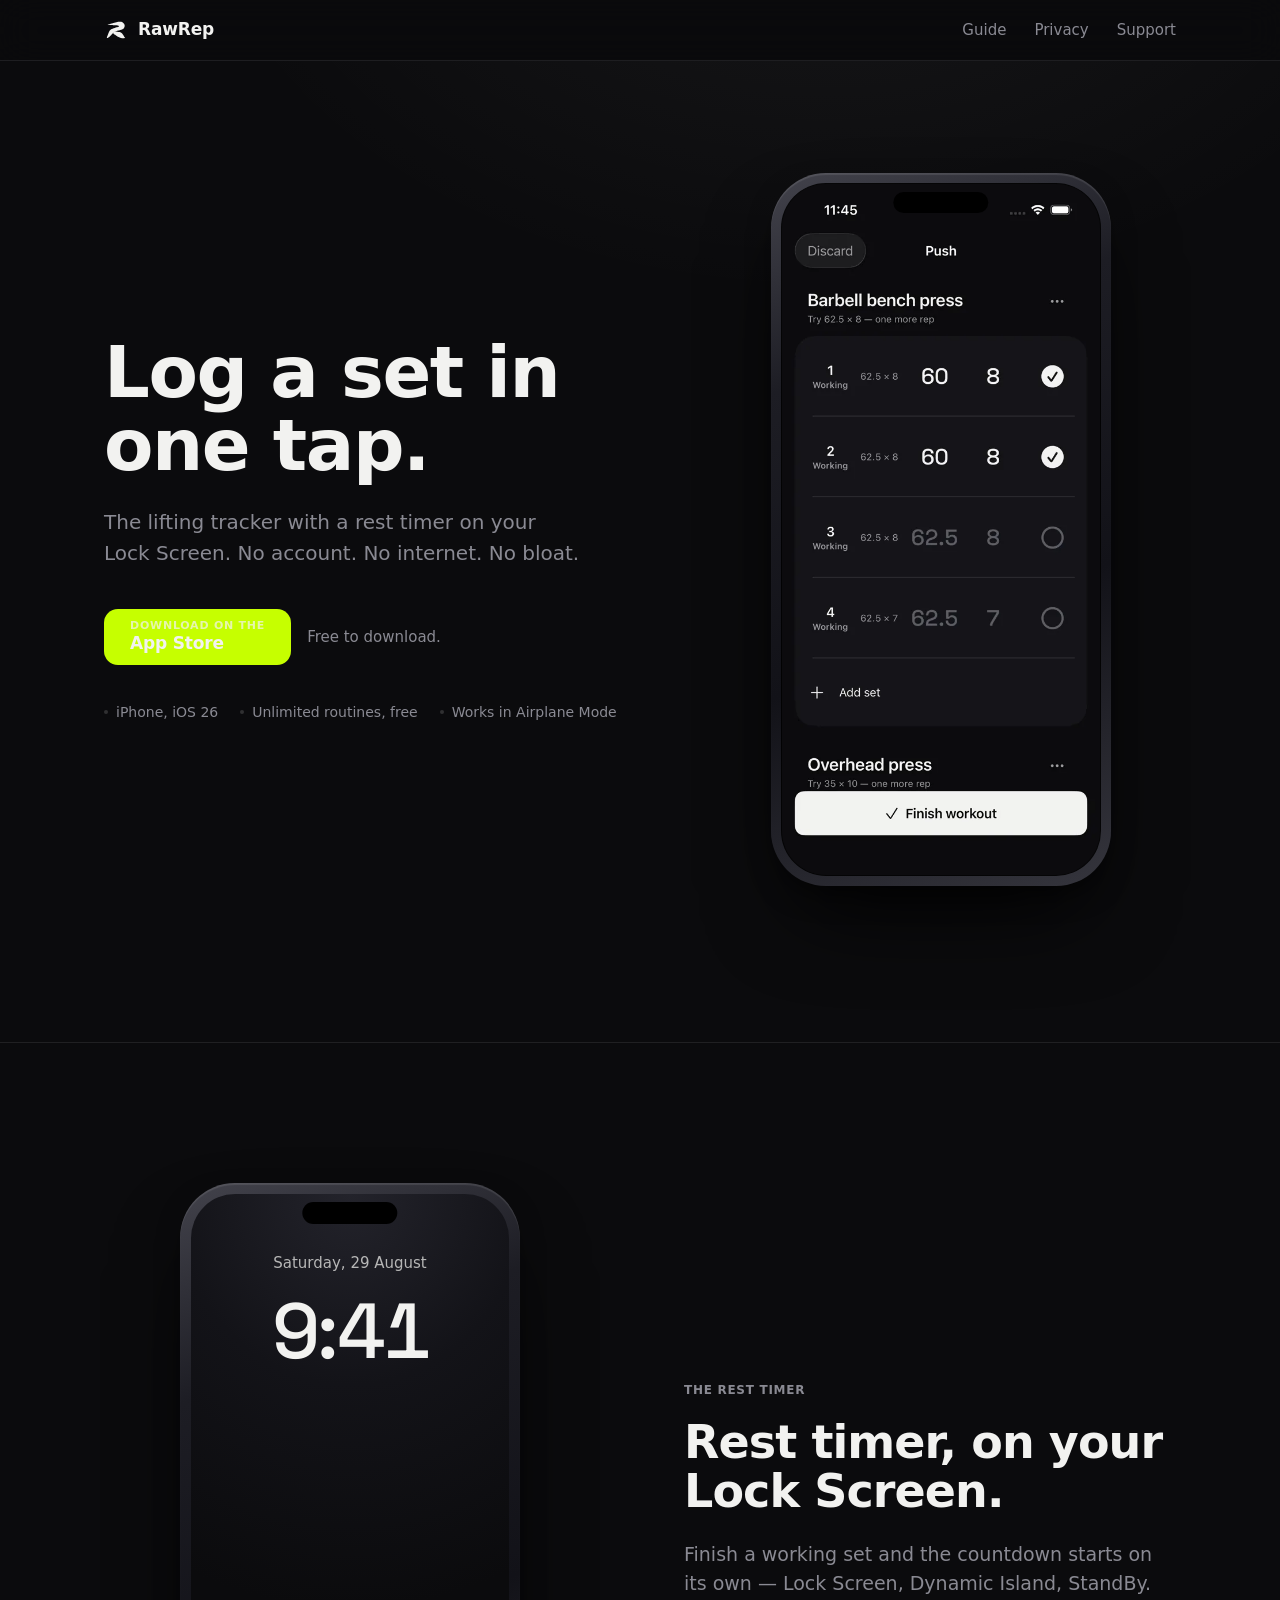
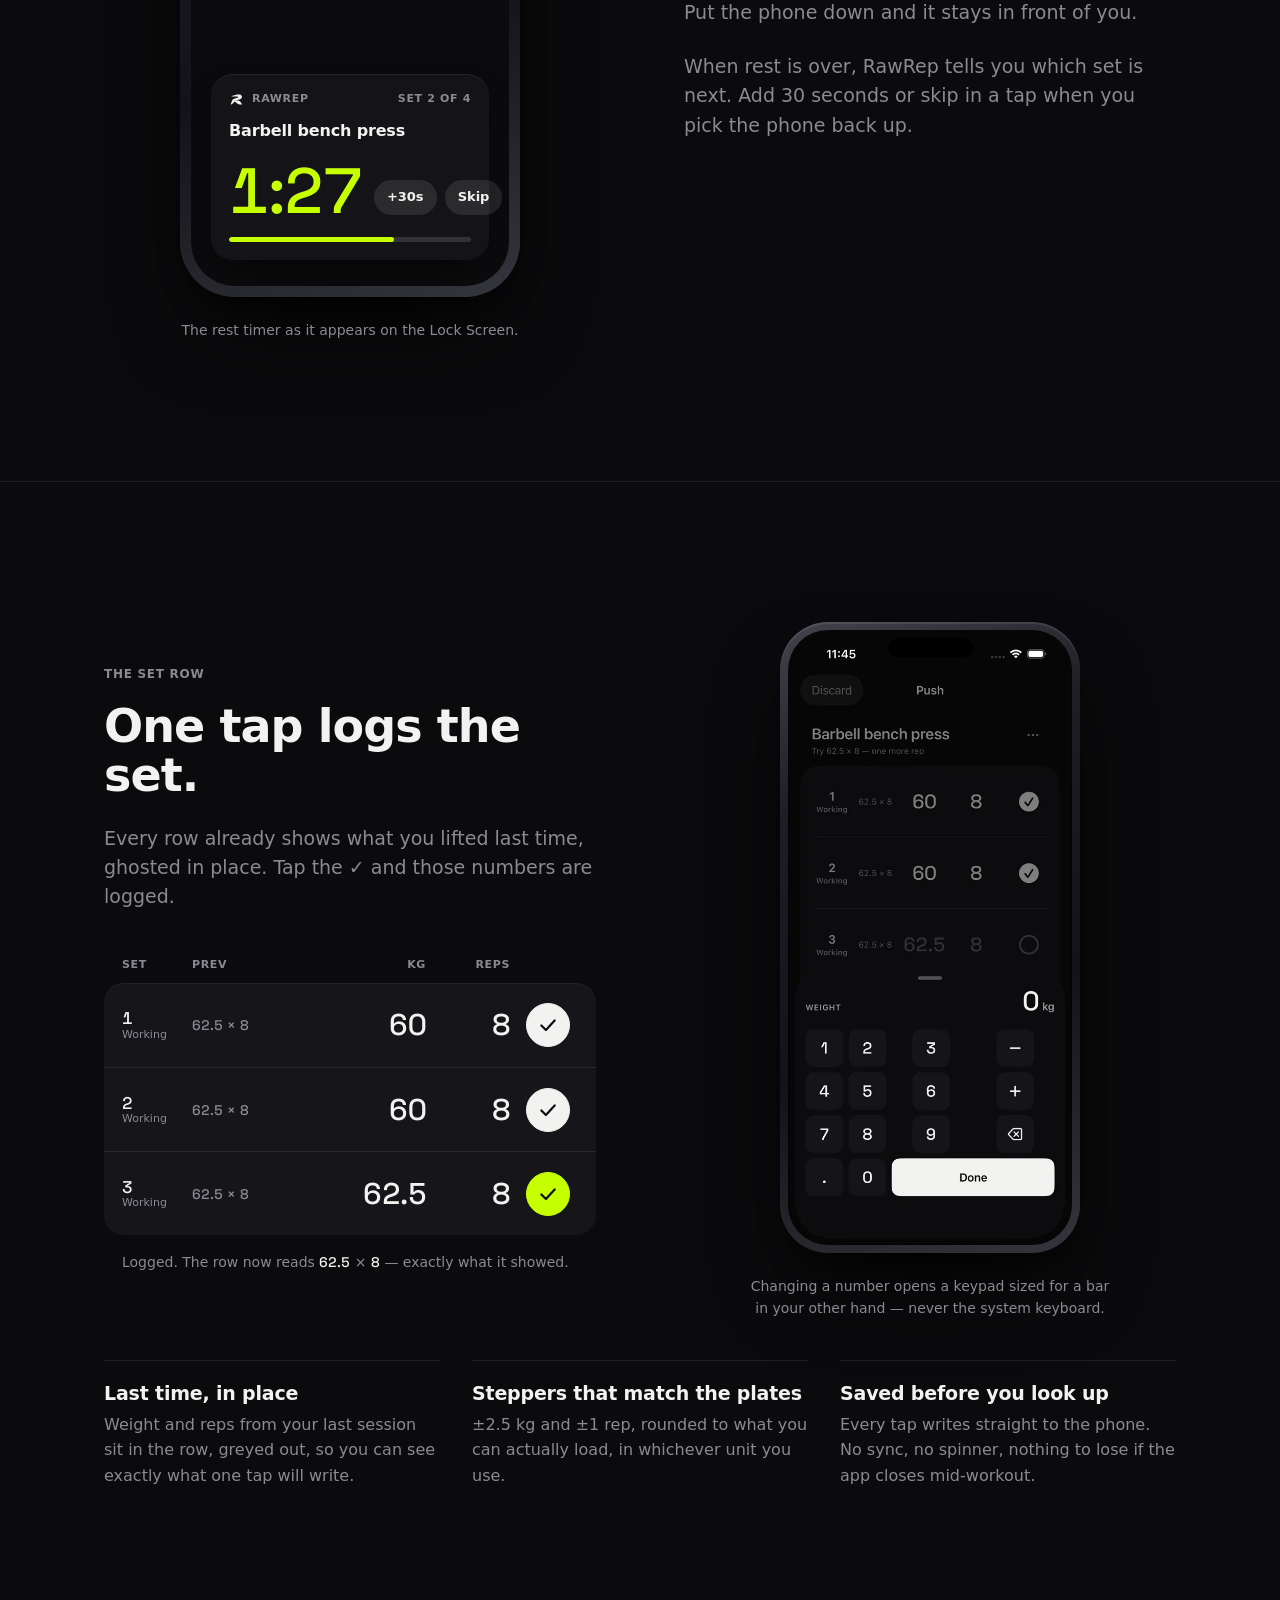
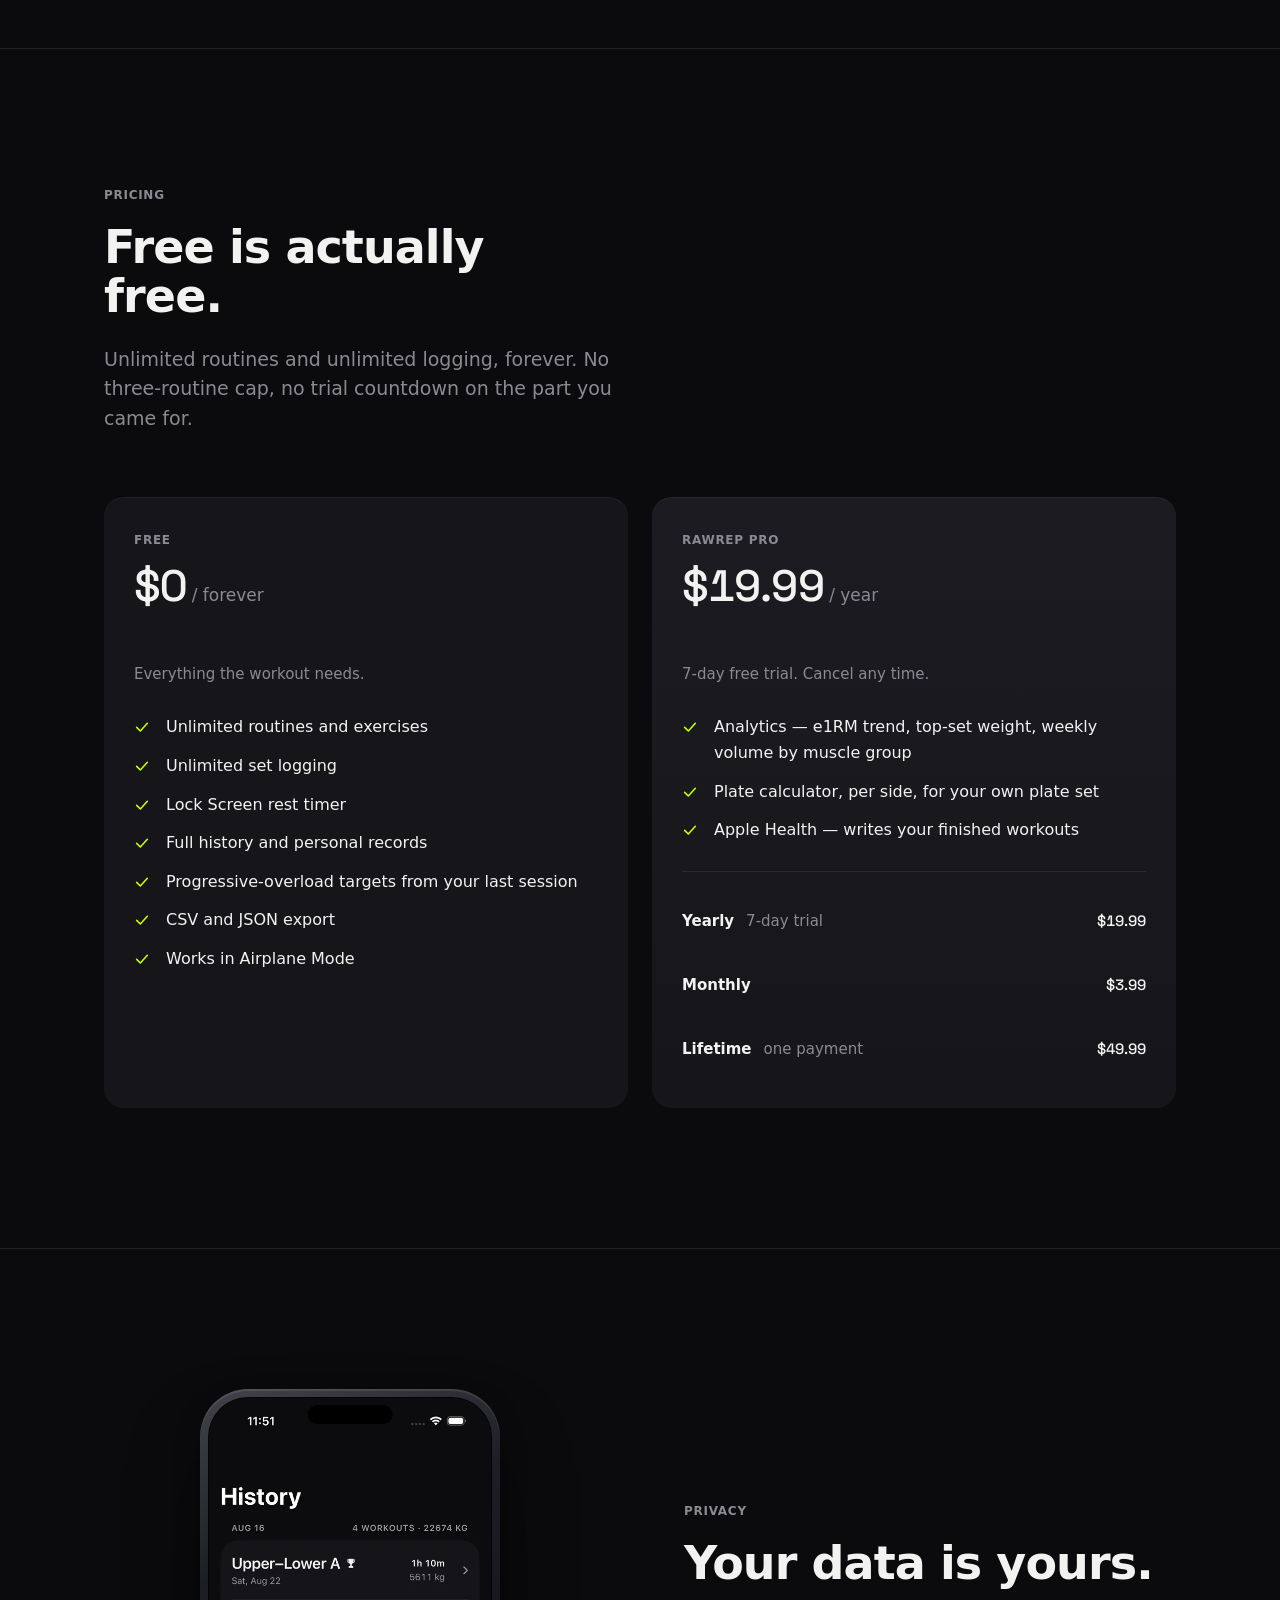
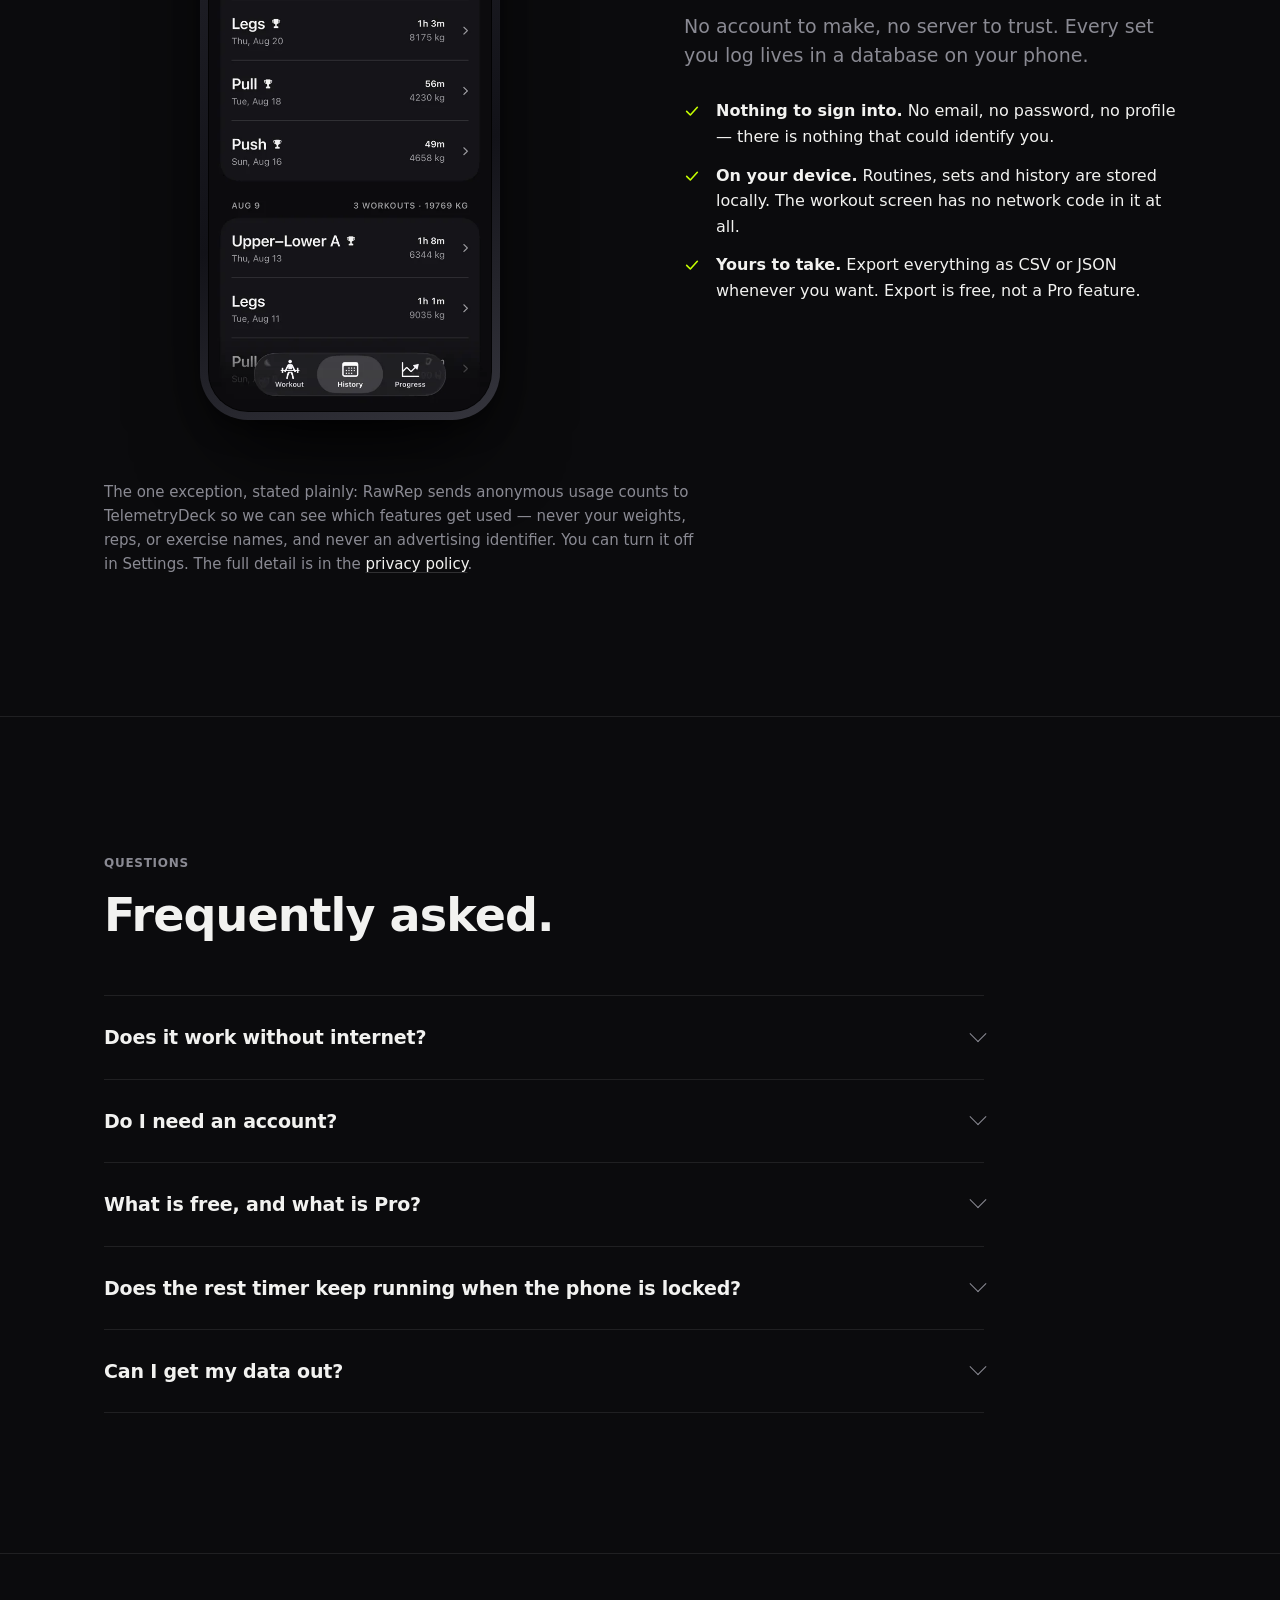
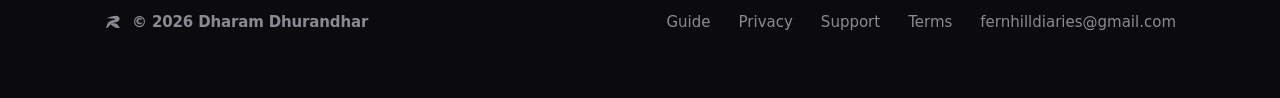
<file: index.html>
<!doctype html>
<html lang="en">
<head>
<meta charset="utf-8">
<meta name="viewport" content="width=device-width, initial-scale=1">
<title>RawRep — Log a set in one tap.</title>
<meta name="description" content="The lifting tracker with a rest timer on your Lock Screen. No account. No internet. No bloat. Unlimited routines, free.">
<meta name="theme-color" content="#0B0B0D">
<meta name="color-scheme" content="dark">
<link rel="canonical" href="https://ddh4r4m.github.io/rawrep/">
<meta property="og:type" content="website">
<meta property="og:site_name" content="RawRep">
<meta property="og:title" content="RawRep — Log a set in one tap.">
<meta property="og:description" content="The lifting tracker with a rest timer on your Lock Screen. No account. No internet. No bloat. Unlimited routines, free.">
<meta property="og:url" content="https://ddh4r4m.github.io/rawrep/">
<meta property="og:image" content="https://ddh4r4m.github.io/rawrep/img/og.png">
<meta property="og:image:width" content="1200">
<meta property="og:image:height" content="630">
<meta name="twitter:card" content="summary_large_image">
<meta name="twitter:title" content="RawRep — Log a set in one tap.">
<meta name="twitter:description" content="The lifting tracker with a rest timer on your Lock Screen. No account. No internet. No bloat. Unlimited routines, free.">
<meta name="twitter:image" content="https://ddh4r4m.github.io/rawrep/img/og.png">
<link rel="icon" href="favicon.svg" type="image/svg+xml">
<link rel="icon" href="favicon-32.png" sizes="32x32">
<link rel="apple-touch-icon" href="favicon-180.png">
<link rel="preload" href="fonts/space-grotesk-500-numerals.woff2" as="font" type="font/woff2" crossorigin>
<link rel="stylesheet" href="styles.css">
</head>
<body>
<svg width="0" height="0" style="position:absolute" aria-hidden="true" focusable="false"><symbol id="mark" viewBox="0 0 1024 1024" fill-rule="nonzero"><path d="M476.17 570.28C471.61 571.32 446.74 582.52 436.3 588.12C430.04 591.54 420.93 596.29 416.08 598.76C409.25 602.17 404.98 605.21 398.05 611.76C392.92 616.41 387.13 621.35 385.05 622.68C371.09 631.79 366.54 636.82 361.79 648.68C358.47 657.04 357.9 662.07 360.18 664.25C361.51 665.67 362.17 665.29 367.87 659.79C373.47 654.38 374.6 653.81 378.78 653.33C385.24 652.76 387.42 653.43 392.73 657.99C395.3 660.07 398.71 662.45 400.23 663.3C403.75 665.1 409.06 668.9 419.03 676.78C423.2 680.1 430.51 685.61 435.26 689.02C440 692.44 445.79 696.81 448.17 698.71C452.53 702.31 460.22 707.82 476.64 719.02C481.58 722.34 491.92 729.74 499.61 735.44C521.35 751.39 535.11 761.35 545.46 768.47C548.12 770.27 553.81 774.26 558.27 777.39C584.66 796 597.28 803.59 621.77 815.93C651.77 830.83 680.15 840.32 721.53 849.06C759.5 857.03 815.79 861.4 853.95 859.21C876.92 857.88 898.65 855.61 901.12 854.28C903.78 852.85 903.21 850.96 897.32 842.7C890.01 832.26 889.82 831.88 880.81 818.3C872.74 806.25 868.37 799.7 850.72 773.69C845.21 765.62 837.71 754.52 834.01 749.01C789.21 682.76 780.86 671.56 762.92 654C738.24 629.89 703.4 611.1 667.05 602.46C638.38 595.53 605.92 590.59 567.76 587.18C564.35 586.8 558.18 585.94 554 585.28C538.06 582.43 498.28 578.82 492.87 579.68C490.98 579.96 488.22 579.77 486.7 579.11L483.95 578.06L486.13 575.79C488.7 573.13 488.22 572.27 483.38 570.66C480.06 569.62 479.3 569.52 476.17 570.28Z"/><path d="M641.33 164.79C605.83 168.58 596.15 169.91 566.82 174.85C536.16 179.97 524.1 182.35 521.16 183.87C519.83 184.53 516.41 185.38 513.57 185.67C510.72 185.95 506.92 186.62 505.12 187.09C503.31 187.57 498.38 188.8 494.2 189.85C481.86 193.07 463.45 197.25 454.34 198.96C444.18 200.86 438.11 202.47 431.08 204.94C428.23 205.98 421.4 207.97 415.89 209.4C405.07 212.25 400.9 213.39 387.89 216.99C383.24 218.32 377.83 219.84 376.03 220.31C372.99 221.17 350.97 227.72 344.23 229.81C335.88 232.37 315.09 238.25 310.53 239.3C307.69 239.96 304.18 241.1 302.85 241.77C301.52 242.43 293.83 245.18 285.76 247.75C277.69 250.4 267.92 253.63 263.93 254.96C259.94 256.29 255.86 257.33 254.91 257.33C253.87 257.33 250.55 258.47 247.41 259.8C240.39 262.84 227.58 267.49 211.34 272.99C204.61 275.27 194.07 278.88 188.09 281.06C182.11 283.25 174.23 285.9 170.53 286.95C158.19 290.46 155.15 292.55 159.9 294.26C161.04 294.64 169.3 295.68 178.12 296.63C187.05 297.48 197.49 298.62 201.38 299.1C205.27 299.57 219.22 300.62 232.23 301.47C245.33 302.23 261.94 303.37 269.24 303.84C286.71 304.98 372.42 307.73 391.22 307.64C438.77 307.54 523.44 311.15 544.98 314.19C580.1 319.22 595.77 323.59 618.17 334.79C640.09 345.61 642.28 347.6 642.28 356.62C642.28 365.64 640.38 367.15 621.39 373.51C603.74 379.4 576.12 388.23 565.87 391.26C561.97 392.4 553.43 394.97 546.88 397.05C531.03 401.99 531.89 401.7 511.29 407.78C501.42 410.72 490.31 414.14 486.61 415.37C483 416.61 471.04 420.21 460.03 423.44C387.51 444.7 334.45 463.97 309.11 478.3C267.63 501.65 244.85 526.52 222.07 573.41C212.86 592.4 178.79 676.97 162.46 721.58C161.04 725.47 158.95 730.88 157.91 733.45C155.06 740.28 150.03 753.38 144.43 768.47C137.88 786.32 137.4 787.45 134.56 794.57C129.81 806.63 123.35 827.42 122.88 832.64C122.22 839.19 123.64 843.93 127.63 848.39C135.12 856.84 146.61 857.5 162.75 850.29C173.47 845.45 199.19 826.85 217.13 810.99C220.74 807.77 228.9 800.65 235.36 795.05C250.93 781.38 303.99 728.98 320.03 711.42C327.05 703.64 338.25 691.68 344.8 684.94C360.94 668.14 364.54 663.68 366.44 657.23C370.14 645.27 376.98 636.44 387.89 629.6C391.98 627.04 399 621.35 407.35 613.66C410.48 610.91 417.32 606.44 423.96 602.93C430.23 599.61 438.77 595.05 442.95 592.78C453.1 587.27 472.18 579.11 478.16 577.68C480.82 577.02 486.42 575.22 490.5 573.7C494.58 572.08 499.52 570.38 501.32 569.81C503.13 569.24 509.1 567.43 514.61 565.82C520.12 564.21 529.32 561.36 535.02 559.55C540.81 557.85 549.07 555.38 553.53 554.05C557.99 552.82 569.28 549.59 578.68 546.93C588.08 544.27 602.22 540.38 610 538.29C628.04 533.45 627.85 533.45 646.55 528.23C655.19 525.86 664.58 523.2 667.43 522.44C670.28 521.68 673.98 520.64 675.5 520.26C677.11 519.78 682.43 518.26 687.36 516.94C692.3 515.51 698.28 513.9 700.65 513.14C703.02 512.47 707.49 511.24 710.62 510.39C713.75 509.44 721.25 507.25 727.23 505.36C733.21 503.55 739.47 501.65 740.99 501.27C742.61 500.8 747.45 499.09 751.91 497.48C756.37 495.86 762.35 493.59 765.2 492.54C778.2 487.89 796.52 477.83 812.66 466.53C830.5 454.1 850.05 432.93 859.93 415.37C869.13 399.24 875.78 381.77 878.62 366.49C879.48 362.03 880.52 356.33 881.09 353.87C882.52 346.46 882.14 317.51 880.52 308.49C875.11 278.88 864.39 254.3 847.87 232.94C839.42 222.02 821.96 205.22 811.23 197.63C798.99 189.09 778.86 179.31 759.03 172.38C752.95 170.29 736.72 167.25 720.77 165.26C703.12 162.98 660.12 162.79 641.33 164.79Z"/></symbol></svg>
<header class="nav">
  <div class="wrap nav-in">
    <a class="brand" href="index.html" aria-label="RawRep home"><svg class="mark" viewBox="0 0 1024 1024" aria-hidden="true"><use href="#mark"/></svg><span class="word">RawRep</span></a>
    <nav class="nav-links" aria-label="Site">
      <a href="guide.html">Guide</a>
      <a href="privacy.html">Privacy</a>
      <a href="support.html">Support</a>
    </nav>
  </div>
</header>

<main>

  <section class="hero">
    <div class="wrap hero-in">
      <div>
        <h1>Log a set in one tap.</h1>
        <p class="lede">The lifting tracker with a rest timer on your Lock&nbsp;Screen. No account. No internet. No bloat.</p>
        <div class="badge-row">
          <a class="store" href="https://apps.apple.com/app/apple-store/id6806476972?pt=128418306&amp;ct=site&amp;mt=8" style="text-decoration:none;color:inherit" aria-label="Download RawRep on the App Store">
            <span class="k">Download on the</span>
            <span class="v">App Store</span>
          </a>
          <span class="badge-note">Free to download.</span>
        </div>
        <ul class="spec">
          <li>iPhone, iOS 26</li>
          <li>Unlimited routines, free</li>
          <li>Works in Airplane Mode</li>
        </ul>
      </div>
      <div class="hero-media">
        <div class="phone">
          <div class="phone-screen">
            <img src="img/workout.webp" alt="RawRep active workout screen: Barbell bench press with four set rows, two logged at 60 kg for 8 reps and two pending." width="552" height="1200" fetchpriority="high" decoding="async">
            <span class="island"></span>
          </div>
        </div>
      </div>
    </div>
  </section>

  <section class="section rv" aria-labelledby="h-timer">
    <div class="wrap split split--flip">
      <div class="split-media">
        <div class="phone">
          <div class="lock">
            <span class="island"></span>
            <p class="lock-date">Saturday, 29 August</p>
            <p class="lock-time n n-lg">9:41</p>
            <div class="la">
              <div class="la-head">
                <svg class="mark" viewBox="0 0 1024 1024" aria-hidden="true"><use href="#mark"/></svg>
                <span class="la-app">RawRep</span>
                <span class="la-set">Set 2 of 4</span>
              </div>
              <p class="la-name">Barbell bench press</p>
              <div class="la-row">
                <span class="la-time n n-lg">1:27</span>
                <span class="la-btns"><span>+30s</span><span>Skip</span></span>
              </div>
              <div class="la-bar"><i></i></div>
            </div>
          </div>
        </div>
        <p class="caption">The rest timer as it appears on the Lock Screen.</p>
      </div>
      <div>
        <span class="eyebrow">The rest timer</span>
        <h2 id="h-timer">Rest timer, on your Lock&nbsp;Screen.</h2>
        <p class="lede">Finish a working set and the countdown starts on its own — Lock Screen, Dynamic Island, StandBy. Put the phone down and it stays in front of you.</p>
        <p class="lede">When rest is over, RawRep tells you which set is next. Add 30 seconds or skip in a tap when you pick the phone back up.</p>
      </div>
    </div>
  </section>

  <section class="section rv" data-autotap="1" aria-labelledby="h-tap">
    <div class="wrap">
      <div class="split">
        <div>
          <span class="eyebrow">The set row</span>
          <h2 id="h-tap">One tap logs the set.</h2>
          <p class="lede">Every row already shows what you lifted last time, ghosted in place. Tap the&nbsp;✓ and those numbers are logged.</p>

          <div class="demo">
            <div class="demo-head" aria-hidden="true">
              <span>Set</span><span>Prev</span><span>kg</span><span>Reps</span><span></span>
            </div>
            <input class="tick-input" type="checkbox" id="tick3" aria-label="Log set 3: 62.5 kilograms for 8 reps">
            <div class="demo-card">
              <div class="row">
                <span class="row-set"><span class="i n">1</span><span class="t">Working</span></span>
                <span class="row-prev n">62.5 &times; 8</span>
                <span class="row-kg n">60</span>
                <span class="row-reps n">8</span>
                <span class="tick"><svg viewBox="0 0 24 24" aria-hidden="true"><path d="M4 12.5 9.5 18 20 6.5" stroke-linecap="round" stroke-linejoin="round"/></svg></span>
              </div>
              <div class="row">
                <span class="row-set"><span class="i n">2</span><span class="t">Working</span></span>
                <span class="row-prev n">62.5 &times; 8</span>
                <span class="row-kg n">60</span>
                <span class="row-reps n">8</span>
                <span class="tick"><svg viewBox="0 0 24 24" aria-hidden="true"><path d="M4 12.5 9.5 18 20 6.5" stroke-linecap="round" stroke-linejoin="round"/></svg></span>
              </div>
              <div class="row row--pending">
                <span class="row-set"><span class="i n">3</span><span class="t">Working</span></span>
                <span class="row-prev n">62.5 &times; 8</span>
                <span class="row-kg n">62.5</span>
                <span class="row-reps n">8</span>
                <label class="tick tick-label" for="tick3"><svg viewBox="0 0 24 24" aria-hidden="true"><path d="M4 12.5 9.5 18 20 6.5" stroke-linecap="round" stroke-linejoin="round"/></svg></label>
              </div>
            </div>
            <p class="demo-hint"><span class="hint-a">Set 3 is pending. <b>Tap the ✓</b> to log it.</span><span class="hint-b">Logged. The row now reads <span class="n">62.5</span> &times; <span class="n">8</span> — exactly what it showed.</span></p>
          </div>
        </div>
        <div class="split-media">
          <div class="phone phone--sm">
        <div class="phone-screen">
          <img src="img/keypad.webp" alt="The RawRep weight keypad: large number keys with plus, minus and Done, filling the lower half of the screen." width="552" height="1200" loading="lazy" decoding="async">
          <span class="island"></span>
        </div>
      </div>
          <p class="caption">Changing a number opens a keypad sized for a bar in your other hand — never the system keyboard.</p>
        </div>
      </div>

      <ul class="benefits">
        <li>
          <h3>Last time, in place</h3>
          <p>Weight and reps from your last session sit in the row, greyed out, so you can see exactly what one tap will write.</p>
        </li>
        <li>
          <h3>Steppers that match the plates</h3>
          <p>±2.5&nbsp;kg and ±1 rep, rounded to what you can actually load, in whichever unit you use.</p>
        </li>
        <li>
          <h3>Saved before you look up</h3>
          <p>Every tap writes straight to the phone. No sync, no spinner, nothing to lose if the app closes mid-workout.</p>
        </li>
      </ul>
    </div>
  </section>

  <section class="section rv" aria-labelledby="h-price">
    <div class="wrap">
      <span class="eyebrow">Pricing</span>
      <h2 id="h-price">Free is actually free.</h2>
      <p class="lede">Unlimited routines and unlimited logging, forever. No three-routine cap, no trial countdown on the part you came for.</p>

      <div class="tiers">
        <div class="tier">
          <span class="tier-name">Free</span>
          <p class="tier-price n n-lg">$0<span class="u"> / forever</span></p>
          <p class="tier-sub">Everything the workout needs.</p>
          <ul class="checks">
            <li><svg viewBox="0 0 24 24" aria-hidden="true"><path d="M4 12.5 9.5 18 20 6.5" stroke-linecap="round" stroke-linejoin="round"/></svg><span>Unlimited routines and exercises</span></li>
            <li><svg viewBox="0 0 24 24" aria-hidden="true"><path d="M4 12.5 9.5 18 20 6.5" stroke-linecap="round" stroke-linejoin="round"/></svg><span>Unlimited set logging</span></li>
            <li><svg viewBox="0 0 24 24" aria-hidden="true"><path d="M4 12.5 9.5 18 20 6.5" stroke-linecap="round" stroke-linejoin="round"/></svg><span>Lock Screen rest timer</span></li>
            <li><svg viewBox="0 0 24 24" aria-hidden="true"><path d="M4 12.5 9.5 18 20 6.5" stroke-linecap="round" stroke-linejoin="round"/></svg><span>Full history and personal records</span></li>
            <li><svg viewBox="0 0 24 24" aria-hidden="true"><path d="M4 12.5 9.5 18 20 6.5" stroke-linecap="round" stroke-linejoin="round"/></svg><span>Progressive-overload targets from your last session</span></li>
            <li><svg viewBox="0 0 24 24" aria-hidden="true"><path d="M4 12.5 9.5 18 20 6.5" stroke-linecap="round" stroke-linejoin="round"/></svg><span>CSV and JSON export</span></li>
            <li><svg viewBox="0 0 24 24" aria-hidden="true"><path d="M4 12.5 9.5 18 20 6.5" stroke-linecap="round" stroke-linejoin="round"/></svg><span>Works in Airplane Mode</span></li>
          </ul>
        </div>

        <div class="tier tier--pro">
          <span class="tier-name">RawRep Pro</span>
          <p class="tier-price n n-lg">$19.99<span class="u"> / year</span></p>
          <p class="tier-sub">7-day free trial. Cancel any time.</p>
          <ul class="checks">
            <li><svg viewBox="0 0 24 24" aria-hidden="true"><path d="M4 12.5 9.5 18 20 6.5" stroke-linecap="round" stroke-linejoin="round"/></svg><span>Analytics — e1RM trend, top-set weight, weekly volume by muscle group</span></li>
            <li><svg viewBox="0 0 24 24" aria-hidden="true"><path d="M4 12.5 9.5 18 20 6.5" stroke-linecap="round" stroke-linejoin="round"/></svg><span>Plate calculator, per side, for your own plate set</span></li>
            <li><svg viewBox="0 0 24 24" aria-hidden="true"><path d="M4 12.5 9.5 18 20 6.5" stroke-linecap="round" stroke-linejoin="round"/></svg><span>Apple Health — writes your finished workouts</span></li>
          </ul>
          <div class="plans">
            <p class="plan"><b>Yearly</b> <span>7-day trial</span> <span class="amt n">$19.99</span></p>
            <p class="plan"><b>Monthly</b> <span class="amt n">$3.99</span></p>
            <p class="plan"><b>Lifetime</b> <span>one payment</span> <span class="amt n">$49.99</span></p>
          </div>
        </div>
      </div>
    </div>
  </section>

  <section class="section rv" aria-labelledby="h-data">
    <div class="wrap">
      <div class="split split--flip">
        <div class="split-media">
          <div class="phone phone--sm">
        <div class="phone-screen">
          <img src="img/history.webp" alt="RawRep history screen: workouts grouped by week with duration, total volume in kilograms and personal-record trophies." width="552" height="1200" loading="lazy" decoding="async">
          <span class="island"></span>
        </div>
      </div>
        </div>
        <div>
          <span class="eyebrow">Privacy</span>
          <h2 id="h-data">Your data is yours.</h2>
          <p class="lede">No account to make, no server to trust. Every set you log lives in a database on your phone.</p>
          <ul class="checks">
            <li><svg viewBox="0 0 24 24" aria-hidden="true"><path d="M4 12.5 9.5 18 20 6.5" stroke-linecap="round" stroke-linejoin="round"/></svg><span><b>Nothing to sign into.</b> No email, no password, no profile — there is nothing that could identify you.</span></li>
            <li><svg viewBox="0 0 24 24" aria-hidden="true"><path d="M4 12.5 9.5 18 20 6.5" stroke-linecap="round" stroke-linejoin="round"/></svg><span><b>On your device.</b> Routines, sets and history are stored locally. The workout screen has no network code in it at all.</span></li>
            <li><svg viewBox="0 0 24 24" aria-hidden="true"><path d="M4 12.5 9.5 18 20 6.5" stroke-linecap="round" stroke-linejoin="round"/></svg><span><b>Yours to take.</b> Export everything as CSV or JSON whenever you want. Export is free, not a Pro feature.</span></li>
          </ul>
        </div>
      </div>
      <p class="fineprint">The one exception, stated plainly: RawRep sends anonymous usage counts to TelemetryDeck so we can see which features get used — never your weights, reps, or exercise names, and never an advertising identifier. You can turn it off in Settings. The full detail is in the <a href="privacy.html">privacy policy</a>.</p>
    </div>
  </section>

  <section class="section rv" aria-labelledby="h-faq">
    <div class="wrap">
      <span class="eyebrow">Questions</span>
      <h2 id="h-faq">Frequently asked.</h2>

      <div class="faq">
        <details>
          <summary>Does it work without internet?</summary>
          <p>Yes — all of it, from the first launch. Routines, logging, the rest timer, history and export run entirely on the device. The only thing that needs a connection is buying Pro, because Apple handles the payment.</p>
        </details>
        <details>
          <summary>Do I need an account?</summary>
          <p>No. There is no sign-up, no email, and no login screen. You open the app and start a workout.</p>
        </details>
        <details>
          <summary>What is free, and what is Pro?</summary>
          <p>Logging is free and uncapped: unlimited routines, unlimited sets, the Lock Screen rest timer, full history, and CSV and JSON export. Pro adds analytics, the plate calculator, and writing workouts to Apple Health — $19.99 a year with a 7-day trial, $3.99 a month, or $49.99 once for lifetime.</p>
        </details>
        <details>
          <summary>Does the rest timer keep running when the phone is locked?</summary>
          <p>That is the point of it. The timer runs as a Live Activity, so it stays on the Lock Screen, in the Dynamic Island and in StandBy, and you get an alert when rest is over. Adding 30 seconds or skipping happens in the app.</p>
        </details>
        <details>
          <summary>Can I get my data out?</summary>
          <p>Any time. Settings → Your data gives you a CSV with one row per set, or a JSON file of everything, which you can send wherever you like. It costs nothing and needs no account. See <a href="support.html">Support</a> for the steps.</p>
        </details>
      </div>
    </div>
  </section>

</main>

<footer class="foot">
  <div class="wrap foot-in">
    <span class="brand"><svg class="mark" viewBox="0 0 1024 1024" aria-hidden="true"><use href="#mark"/></svg><span class="word">© 2026 Dharam Dhurandhar</span></span>
    <nav class="foot-links" aria-label="Footer">
      <a href="guide.html">Guide</a>
      <a href="privacy.html">Privacy</a>
      <a href="support.html">Support</a>
      <a href="terms.html">Terms</a>
      <a href="mailto:fernhilldiaries@gmail.com">fernhilldiaries@gmail.com</a>
    </nav>
  </div>
</footer>

<script>
(function () {
  var els = document.querySelectorAll('.rv');
  var reduce = window.matchMedia('(prefers-reduced-motion: reduce)').matches;
  if (reduce || !('IntersectionObserver' in window)) {
    els.forEach(function (el) { el.classList.add('rv-in'); });
    return;
  }
  els.forEach(function (el) { el.classList.add('rv-on'); });
  var io = new IntersectionObserver(function (entries) {
    entries.forEach(function (e) {
      if (!e.isIntersecting) return;
      e.target.classList.add('rv-in');
      io.unobserve(e.target);
      if (e.target.dataset.autotap) {
        setTimeout(function () {
          var t = document.getElementById('tick3');
          if (t && !t.checked) { t.checked = true; }
        }, 900);
      }
    });
  }, { threshold: 0.15, rootMargin: '0px 0px -10% 0px' });
  els.forEach(function (el) { io.observe(el); });
})();
</script>
</body>
</html>
</file>
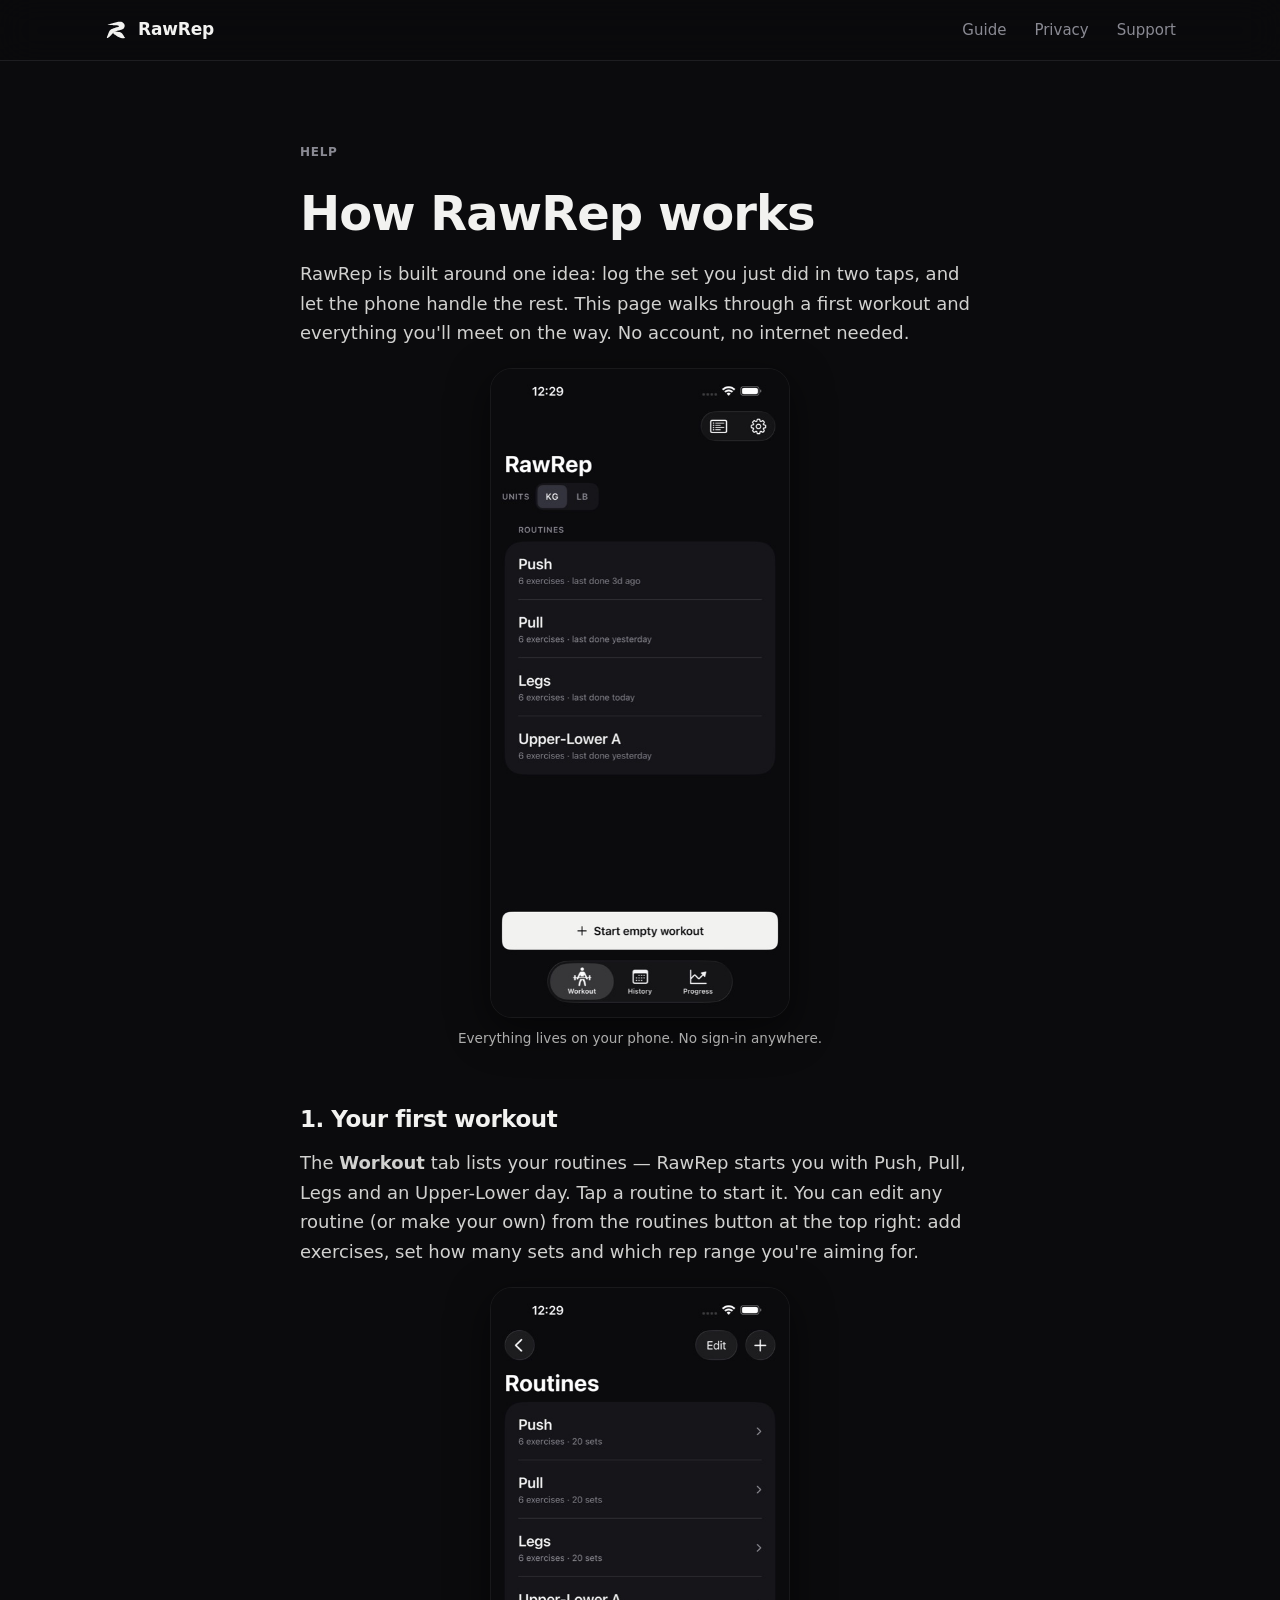
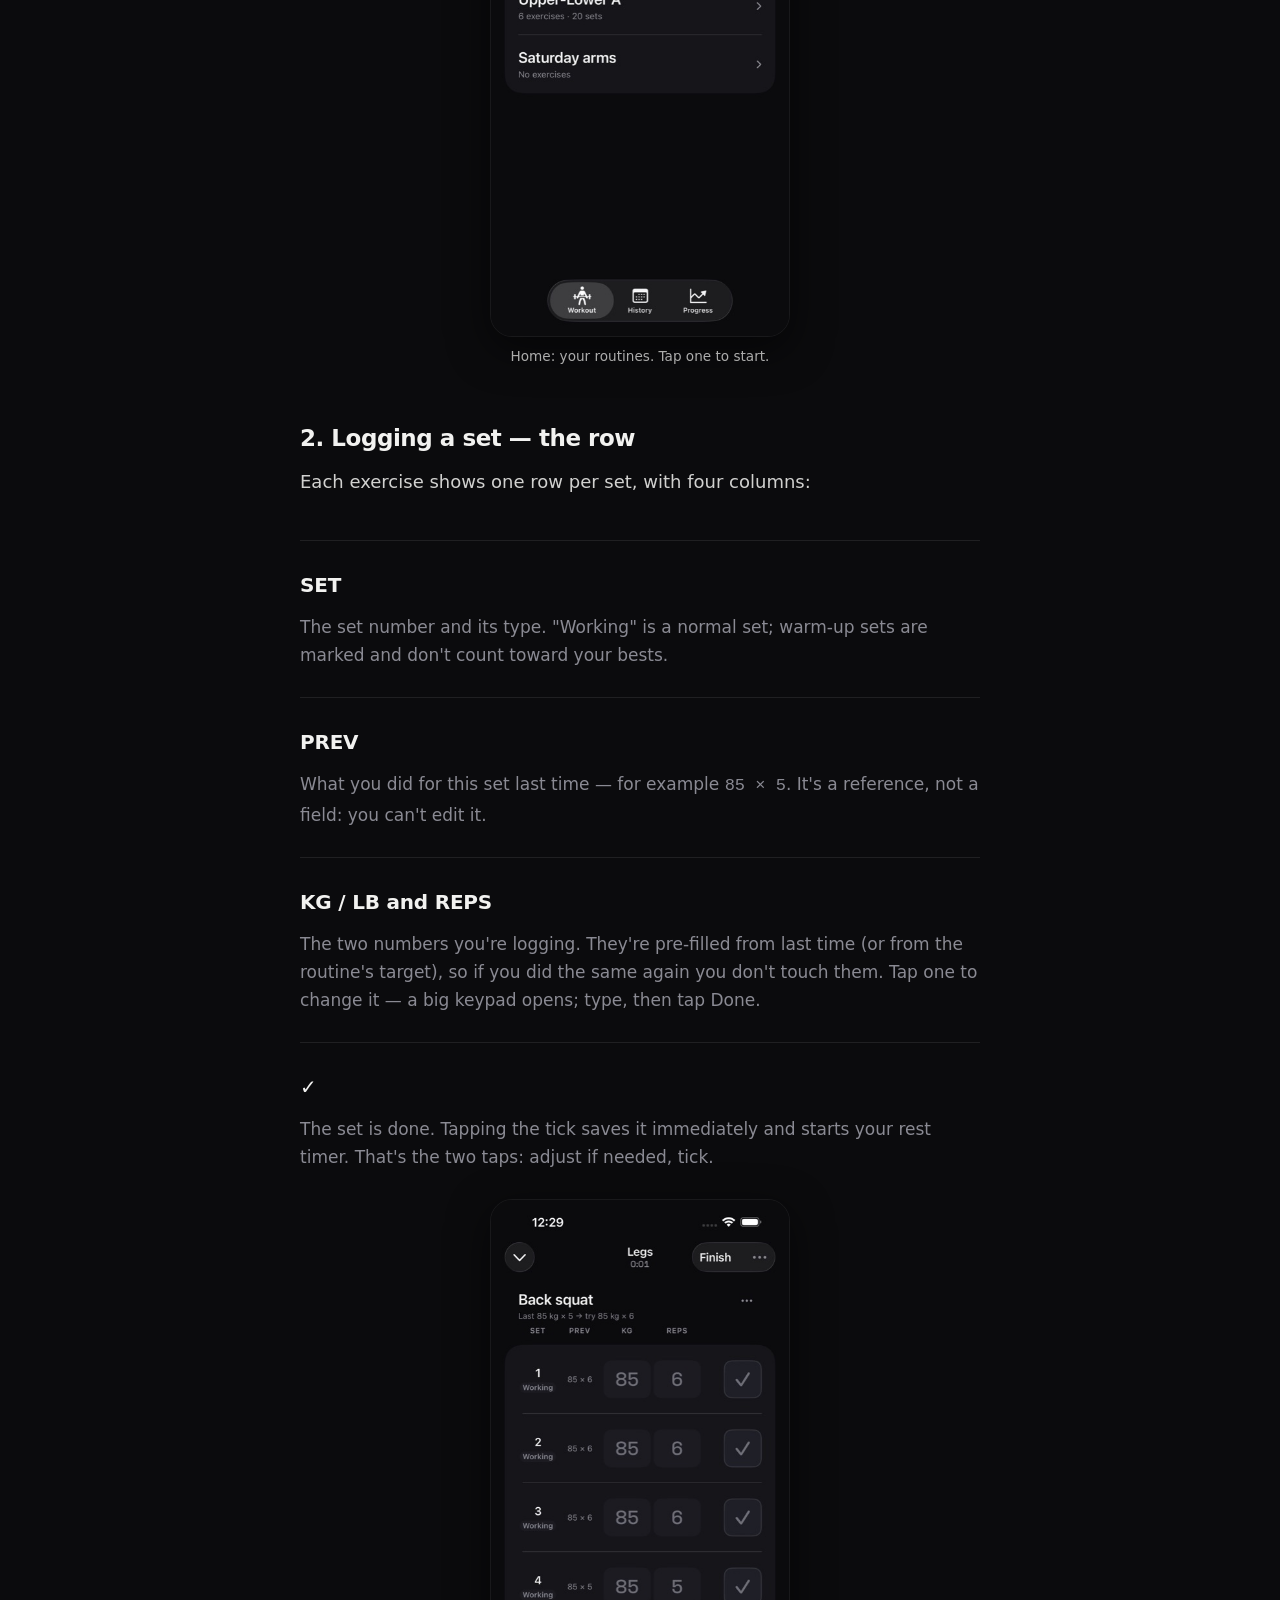
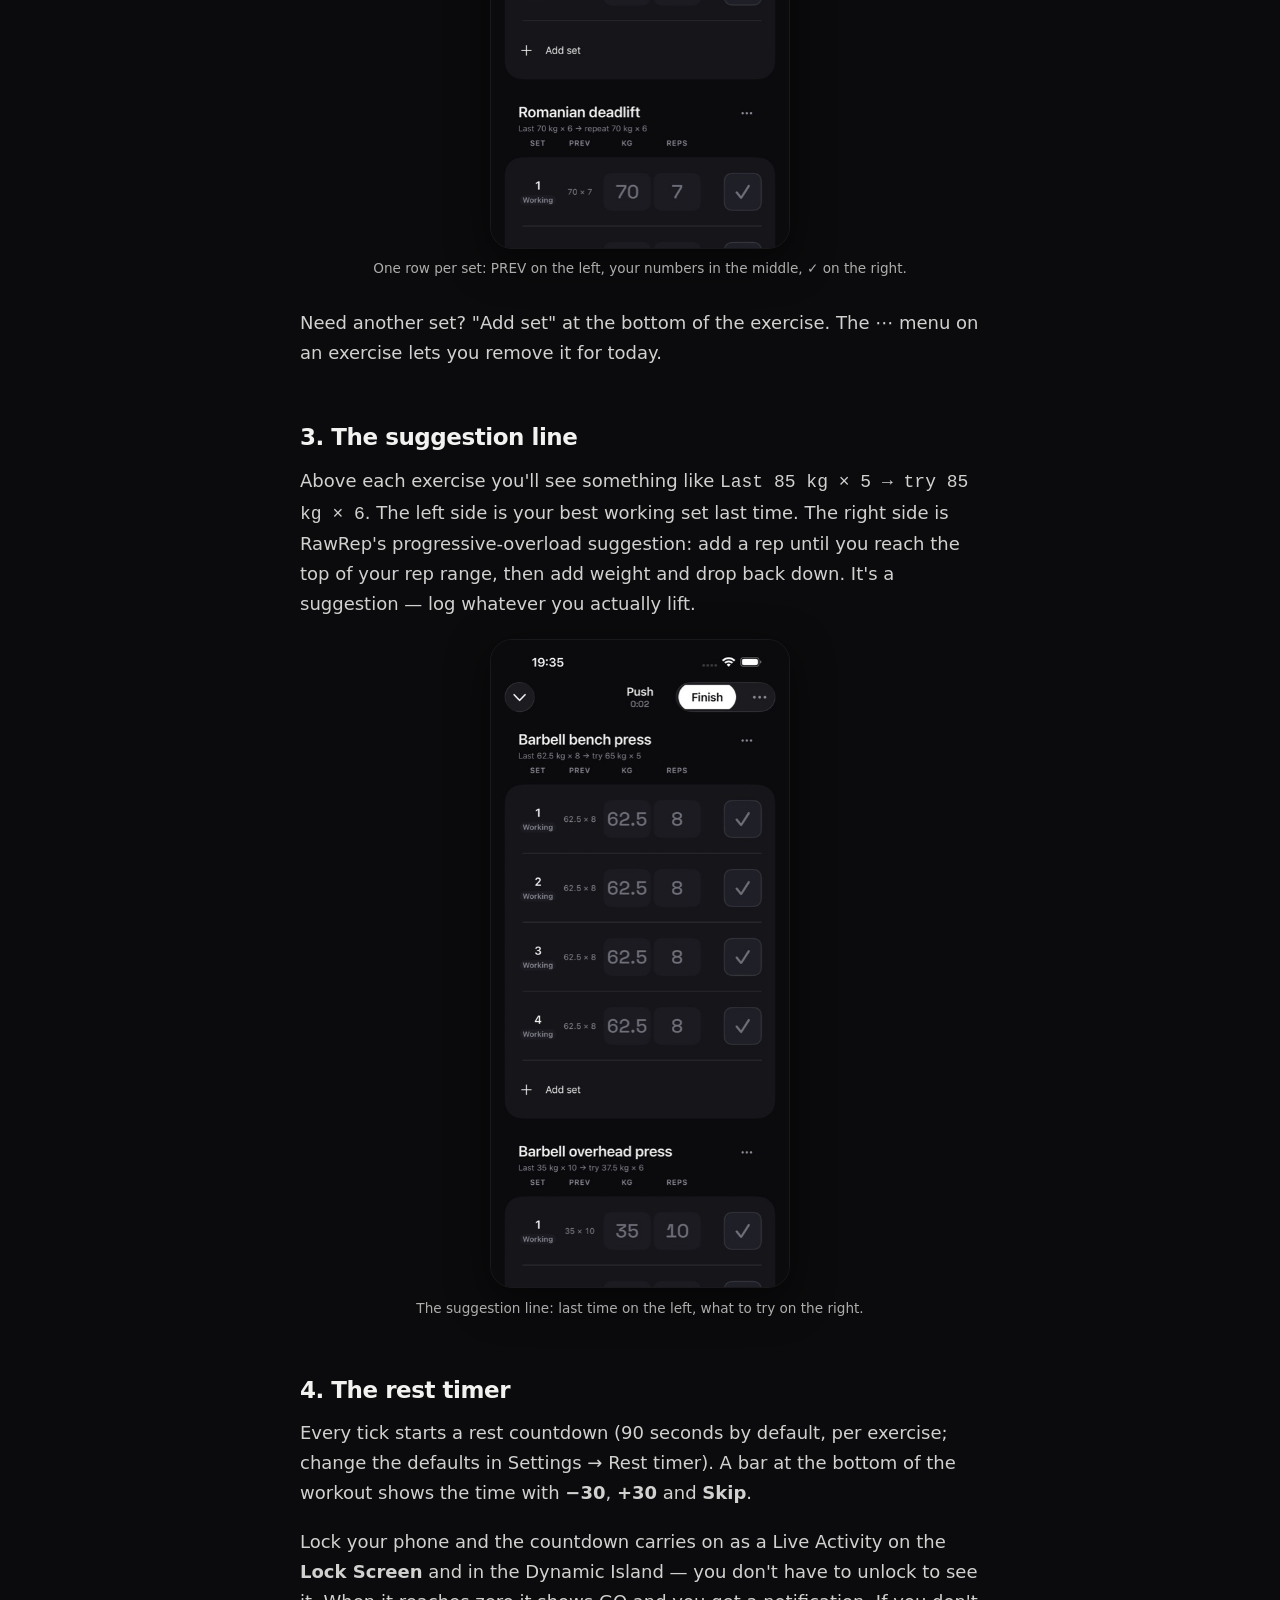
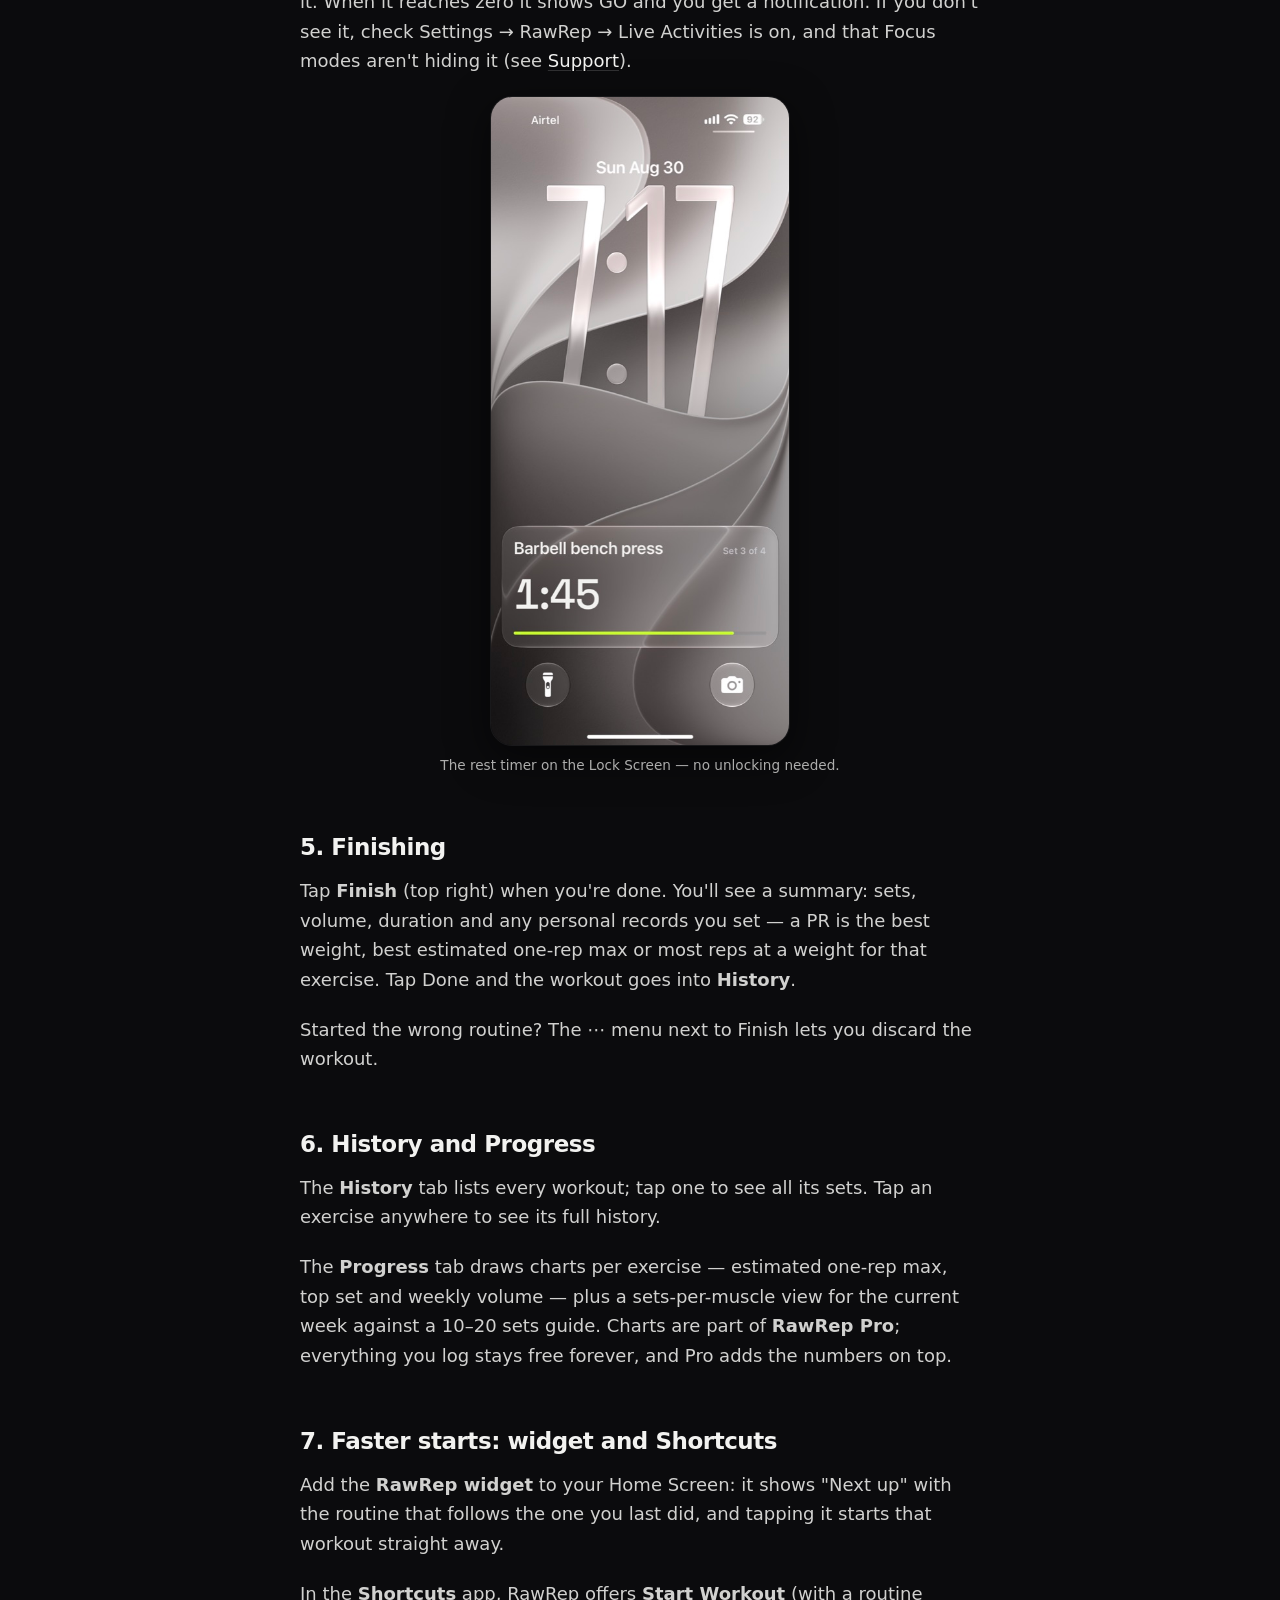
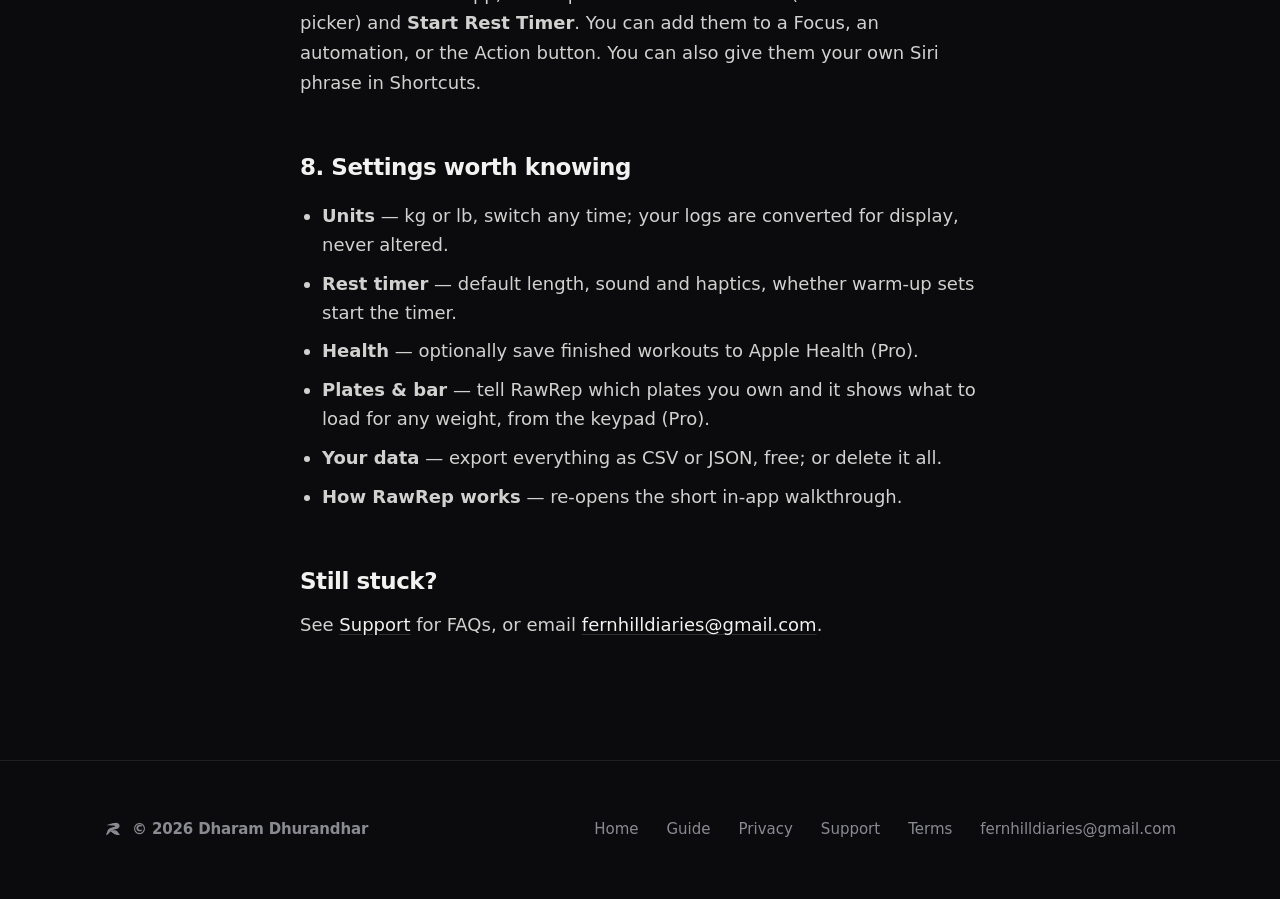
<file: guide.html>
<!doctype html>
<html lang="en">
<head>
<meta charset="utf-8">
<meta name="viewport" content="width=device-width, initial-scale=1">
<title>Guide — RawRep</title>
<meta name="description" content="How to use RawRep: your first workout, logging a set in two taps, the overload suggestion, the Lock Screen rest timer, history, progress charts, the widget and Shortcuts.">
<meta name="theme-color" content="#0B0B0D">
<meta name="color-scheme" content="dark">
<link rel="canonical" href="https://ddh4r4m.github.io/rawrep/guide.html">
<meta property="og:type" content="article">
<meta property="og:site_name" content="RawRep">
<meta property="og:title" content="Guide — RawRep">
<meta property="og:description" content="How to use RawRep: your first workout, logging a set in two taps, the overload suggestion, the Lock Screen rest timer, history, progress charts, the widget and Shortcuts.">
<meta property="og:url" content="https://ddh4r4m.github.io/rawrep/guide.html">
<meta property="og:image" content="https://ddh4r4m.github.io/rawrep/img/og.png">
<meta property="og:image:width" content="1200">
<meta property="og:image:height" content="630">
<meta name="twitter:card" content="summary_large_image">
<meta name="twitter:title" content="Guide — RawRep">
<meta name="twitter:description" content="How to use RawRep: your first workout, logging a set in two taps, the overload suggestion, the Lock Screen rest timer, history, progress charts, the widget and Shortcuts.">
<meta name="twitter:image" content="https://ddh4r4m.github.io/rawrep/img/og.png">
<link rel="icon" href="favicon.svg" type="image/svg+xml">
<link rel="icon" href="favicon-32.png" sizes="32x32">
<link rel="apple-touch-icon" href="favicon-180.png">
<link rel="preload" href="fonts/space-grotesk-500-numerals.woff2" as="font" type="font/woff2" crossorigin>
<link rel="stylesheet" href="styles.css">
</head>
<body>
<svg width="0" height="0" style="position:absolute" aria-hidden="true" focusable="false"><symbol id="mark" viewBox="0 0 1024 1024" fill-rule="nonzero"><path d="M476.17 570.28C471.61 571.32 446.74 582.52 436.3 588.12C430.04 591.54 420.93 596.29 416.08 598.76C409.25 602.17 404.98 605.21 398.05 611.76C392.92 616.41 387.13 621.35 385.05 622.68C371.09 631.79 366.54 636.82 361.79 648.68C358.47 657.04 357.9 662.07 360.18 664.25C361.51 665.67 362.17 665.29 367.87 659.79C373.47 654.38 374.6 653.81 378.78 653.33C385.24 652.76 387.42 653.43 392.73 657.99C395.3 660.07 398.71 662.45 400.23 663.3C403.75 665.1 409.06 668.9 419.03 676.78C423.2 680.1 430.51 685.61 435.26 689.02C440 692.44 445.79 696.81 448.17 698.71C452.53 702.31 460.22 707.82 476.64 719.02C481.58 722.34 491.92 729.74 499.61 735.44C521.35 751.39 535.11 761.35 545.46 768.47C548.12 770.27 553.81 774.26 558.27 777.39C584.66 796 597.28 803.59 621.77 815.93C651.77 830.83 680.15 840.32 721.53 849.06C759.5 857.03 815.79 861.4 853.95 859.21C876.92 857.88 898.65 855.61 901.12 854.28C903.78 852.85 903.21 850.96 897.32 842.7C890.01 832.26 889.82 831.88 880.81 818.3C872.74 806.25 868.37 799.7 850.72 773.69C845.21 765.62 837.71 754.52 834.01 749.01C789.21 682.76 780.86 671.56 762.92 654C738.24 629.89 703.4 611.1 667.05 602.46C638.38 595.53 605.92 590.59 567.76 587.18C564.35 586.8 558.18 585.94 554 585.28C538.06 582.43 498.28 578.82 492.87 579.68C490.98 579.96 488.22 579.77 486.7 579.11L483.95 578.06L486.13 575.79C488.7 573.13 488.22 572.27 483.38 570.66C480.06 569.62 479.3 569.52 476.17 570.28Z"/><path d="M641.33 164.79C605.83 168.58 596.15 169.91 566.82 174.85C536.16 179.97 524.1 182.35 521.16 183.87C519.83 184.53 516.41 185.38 513.57 185.67C510.72 185.95 506.92 186.62 505.12 187.09C503.31 187.57 498.38 188.8 494.2 189.85C481.86 193.07 463.45 197.25 454.34 198.96C444.18 200.86 438.11 202.47 431.08 204.94C428.23 205.98 421.4 207.97 415.89 209.4C405.07 212.25 400.9 213.39 387.89 216.99C383.24 218.32 377.83 219.84 376.03 220.31C372.99 221.17 350.97 227.72 344.23 229.81C335.88 232.37 315.09 238.25 310.53 239.3C307.69 239.96 304.18 241.1 302.85 241.77C301.52 242.43 293.83 245.18 285.76 247.75C277.69 250.4 267.92 253.63 263.93 254.96C259.94 256.29 255.86 257.33 254.91 257.33C253.87 257.33 250.55 258.47 247.41 259.8C240.39 262.84 227.58 267.49 211.34 272.99C204.61 275.27 194.07 278.88 188.09 281.06C182.11 283.25 174.23 285.9 170.53 286.95C158.19 290.46 155.15 292.55 159.9 294.26C161.04 294.64 169.3 295.68 178.12 296.63C187.05 297.48 197.49 298.62 201.38 299.1C205.27 299.57 219.22 300.62 232.23 301.47C245.33 302.23 261.94 303.37 269.24 303.84C286.71 304.98 372.42 307.73 391.22 307.64C438.77 307.54 523.44 311.15 544.98 314.19C580.1 319.22 595.77 323.59 618.17 334.79C640.09 345.61 642.28 347.6 642.28 356.62C642.28 365.64 640.38 367.15 621.39 373.51C603.74 379.4 576.12 388.23 565.87 391.26C561.97 392.4 553.43 394.97 546.88 397.05C531.03 401.99 531.89 401.7 511.29 407.78C501.42 410.72 490.31 414.14 486.61 415.37C483 416.61 471.04 420.21 460.03 423.44C387.51 444.7 334.45 463.97 309.11 478.3C267.63 501.65 244.85 526.52 222.07 573.41C212.86 592.4 178.79 676.97 162.46 721.58C161.04 725.47 158.95 730.88 157.91 733.45C155.06 740.28 150.03 753.38 144.43 768.47C137.88 786.32 137.4 787.45 134.56 794.57C129.81 806.63 123.35 827.42 122.88 832.64C122.22 839.19 123.64 843.93 127.63 848.39C135.12 856.84 146.61 857.5 162.75 850.29C173.47 845.45 199.19 826.85 217.13 810.99C220.74 807.77 228.9 800.65 235.36 795.05C250.93 781.38 303.99 728.98 320.03 711.42C327.05 703.64 338.25 691.68 344.8 684.94C360.94 668.14 364.54 663.68 366.44 657.23C370.14 645.27 376.98 636.44 387.89 629.6C391.98 627.04 399 621.35 407.35 613.66C410.48 610.91 417.32 606.44 423.96 602.93C430.23 599.61 438.77 595.05 442.95 592.78C453.1 587.27 472.18 579.11 478.16 577.68C480.82 577.02 486.42 575.22 490.5 573.7C494.58 572.08 499.52 570.38 501.32 569.81C503.13 569.24 509.1 567.43 514.61 565.82C520.12 564.21 529.32 561.36 535.02 559.55C540.81 557.85 549.07 555.38 553.53 554.05C557.99 552.82 569.28 549.59 578.68 546.93C588.08 544.27 602.22 540.38 610 538.29C628.04 533.45 627.85 533.45 646.55 528.23C655.19 525.86 664.58 523.2 667.43 522.44C670.28 521.68 673.98 520.64 675.5 520.26C677.11 519.78 682.43 518.26 687.36 516.94C692.3 515.51 698.28 513.9 700.65 513.14C703.02 512.47 707.49 511.24 710.62 510.39C713.75 509.44 721.25 507.25 727.23 505.36C733.21 503.55 739.47 501.65 740.99 501.27C742.61 500.8 747.45 499.09 751.91 497.48C756.37 495.86 762.35 493.59 765.2 492.54C778.2 487.89 796.52 477.83 812.66 466.53C830.5 454.1 850.05 432.93 859.93 415.37C869.13 399.24 875.78 381.77 878.62 366.49C879.48 362.03 880.52 356.33 881.09 353.87C882.52 346.46 882.14 317.51 880.52 308.49C875.11 278.88 864.39 254.3 847.87 232.94C839.42 222.02 821.96 205.22 811.23 197.63C798.99 189.09 778.86 179.31 759.03 172.38C752.95 170.29 736.72 167.25 720.77 165.26C703.12 162.98 660.12 162.79 641.33 164.79Z"/></symbol></svg>
<header class="nav">
  <div class="wrap nav-in">
    <a class="brand" href="index.html" aria-label="RawRep home"><svg class="mark" viewBox="0 0 1024 1024" aria-hidden="true"><use href="#mark"/></svg><span class="word">RawRep</span></a>
    <nav class="nav-links" aria-label="Site">
      <a href="guide.html" aria-current="page">Guide</a>
      <a href="privacy.html">Privacy</a>
      <a href="support.html">Support</a>
    </nav>
  </div>
</header>

<main class="prose">
  <div class="wrap">
    <div class="prose-in">
    <span class="kicker">Help</span>
    <h1>How RawRep works</h1>
    <p>RawRep is built around one idea: log the set you just did in two taps, and let the phone handle the rest. This page walks through a first workout and everything you'll meet on the way. No account, no internet needed.</p>
    <figure class="shot"><img src="img/guide/03-no-account-no-internet.jpg" width="460" height="1000" loading="lazy" alt="RawRep settings screen with no sign-in, showing units, rest timer and data export"><figcaption>Everything lives on your phone. No sign-in anywhere.</figcaption></figure>

    <h2>1. Your first workout</h2>
    <p>The <strong>Workout</strong> tab lists your routines — RawRep starts you with Push, Pull, Legs and an Upper-Lower day. Tap a routine to start it. You can edit any routine (or make your own) from the routines button at the top right: add exercises, set how many sets and which rep range you're aiming for.</p>
    <figure class="shot"><img src="img/guide/04-unlimited-routines.jpg" width="460" height="1000" loading="lazy" alt="RawRep Home tab listing routines Push, Pull, Legs and Upper-Lower A"><figcaption>Home: your routines. Tap one to start.</figcaption></figure>

    <h2>2. Logging a set — the row</h2>
    <p>Each exercise shows one row per set, with four columns:</p>
    <dl>
      <dt>SET</dt>
      <dd>The set number and its type. "Working" is a normal set; warm-up sets are marked and don't count toward your bests.</dd>
      <dt>PREV</dt>
      <dd>What you did for this set last time — for example <code>85 × 5</code>. It's a reference, not a field: you can't edit it.</dd>
      <dt>KG / LB and REPS</dt>
      <dd>The two numbers you're logging. They're pre-filled from last time (or from the routine's target), so if you did the same again you don't touch them. Tap one to change it — a big keypad opens; type, then tap Done.</dd>
      <dt>✓</dt>
      <dd>The set is done. Tapping the tick saves it immediately and starts your rest timer. That's the two taps: adjust if needed, tick.</dd>
    </dl>
    
    <figure class="shot"><img src="img/guide/01-log-a-set-offline.jpg" width="460" height="1000" loading="lazy" alt="Active workout screen showing set rows with SET, PREV, LB and REPS columns and a tick button per row"><figcaption>One row per set: PREV on the left, your numbers in the middle, ✓ on the right.</figcaption></figure>
    <p>Need another set? "Add set" at the bottom of the exercise. The ⋯ menu on an exercise lets you remove it for today.</p>

    <h2>3. The suggestion line</h2>
    <p>Above each exercise you'll see something like <code>Last 85 kg × 5 → try 85 kg × 6</code>. The left side is your best working set last time. The right side is RawRep's progressive-overload suggestion: add a rep until you reach the top of your rep range, then add weight and drop back down. It's a suggestion — log whatever you actually lift.</p>
    <figure class="shot"><img src="img/guide/05-what-to-beat.jpg" width="460" height="1000" loading="lazy" alt="Exercise header showing Last 85 kg × 5 → try 85 kg × 6 above the set rows"><figcaption>The suggestion line: last time on the left, what to try on the right.</figcaption></figure>

    <h2>4. The rest timer</h2>
    <p>Every tick starts a rest countdown (90 seconds by default, per exercise; change the defaults in Settings → Rest timer). A bar at the bottom of the workout shows the time with <strong>−30</strong>, <strong>+30</strong> and <strong>Skip</strong>.</p>
    <p>Lock your phone and the countdown carries on as a Live Activity on the <strong>Lock Screen</strong> and in the Dynamic Island — you don't have to unlock to see it. When it reaches zero it shows GO and you get a notification. If you don't see it, check Settings → RawRep → Live Activities is on, and that Focus modes aren't hiding it (see <a href="support.html">Support</a>).</p>
    <figure class="shot"><img src="img/guide/02-rest-timer-lock-screen.jpg" width="460" height="1000" loading="lazy" alt="iPhone Lock Screen with a RawRep Live Activity showing Rest and a 1:19 countdown"><figcaption>The rest timer on the Lock Screen — no unlocking needed.</figcaption></figure>

    <h2>5. Finishing</h2>
    <p>Tap <strong>Finish</strong> (top right) when you're done. You'll see a summary: sets, volume, duration and any personal records you set — a PR is the best weight, best estimated one-rep max or most reps at a weight for that exercise. Tap Done and the workout goes into <strong>History</strong>.</p>
    <p>Started the wrong routine? The ⋯ menu next to Finish lets you discard the workout.</p>

    <h2>6. History and Progress</h2>
    <p>The <strong>History</strong> tab lists every workout; tap one to see all its sets. Tap an exercise anywhere to see its full history.</p>
    <p>The <strong>Progress</strong> tab draws charts per exercise — estimated one-rep max, top set and weekly volume — plus a sets-per-muscle view for the current week against a 10–20 sets guide. Charts are part of <strong>RawRep Pro</strong>; everything you log stays free forever, and Pro adds the numbers on top.</p>

    <h2>7. Faster starts: widget and Shortcuts</h2>
    <p>Add the <strong>RawRep widget</strong> to your Home Screen: it shows "Next up" with the routine that follows the one you last did, and tapping it starts that workout straight away.</p>
    <p>In the <strong>Shortcuts</strong> app, RawRep offers <strong>Start Workout</strong> (with a routine picker) and <strong>Start Rest Timer</strong>. You can add them to a Focus, an automation, or the Action button. You can also give them your own Siri phrase in Shortcuts.</p>

    <h2>8. Settings worth knowing</h2>
    <ul>
      <li><strong>Units</strong> — kg or lb, switch any time; your logs are converted for display, never altered.</li>
      <li><strong>Rest timer</strong> — default length, sound and haptics, whether warm-up sets start the timer.</li>
      <li><strong>Health</strong> — optionally save finished workouts to Apple Health (Pro).</li>
      <li><strong>Plates &amp; bar</strong> — tell RawRep which plates you own and it shows what to load for any weight, from the keypad (Pro).</li>
      <li><strong>Your data</strong> — export everything as CSV or JSON, free; or delete it all.</li>
      <li><strong>How RawRep works</strong> — re-opens the short in-app walkthrough.</li>
    </ul>

    <h2>Still stuck?</h2>
    <p>See <a href="support.html">Support</a> for FAQs, or email <a href="mailto:fernhilldiaries@gmail.com">fernhilldiaries@gmail.com</a>.</p>
    </div>
  </div>
</main>

<footer class="foot">
  <div class="wrap foot-in">
    <span class="brand"><svg class="mark" viewBox="0 0 1024 1024" aria-hidden="true"><use href="#mark"/></svg><span class="word">© 2026 Dharam Dhurandhar</span></span>
    <nav class="foot-links" aria-label="Footer">
      <a href="index.html">Home</a>
      <a href="guide.html">Guide</a>
      <a href="privacy.html">Privacy</a>
      <a href="support.html">Support</a>
      <a href="terms.html">Terms</a>
      <a href="mailto:fernhilldiaries@gmail.com">fernhilldiaries@gmail.com</a>
    </nav>
  </div>
</footer>
</body>
</html>
</file>
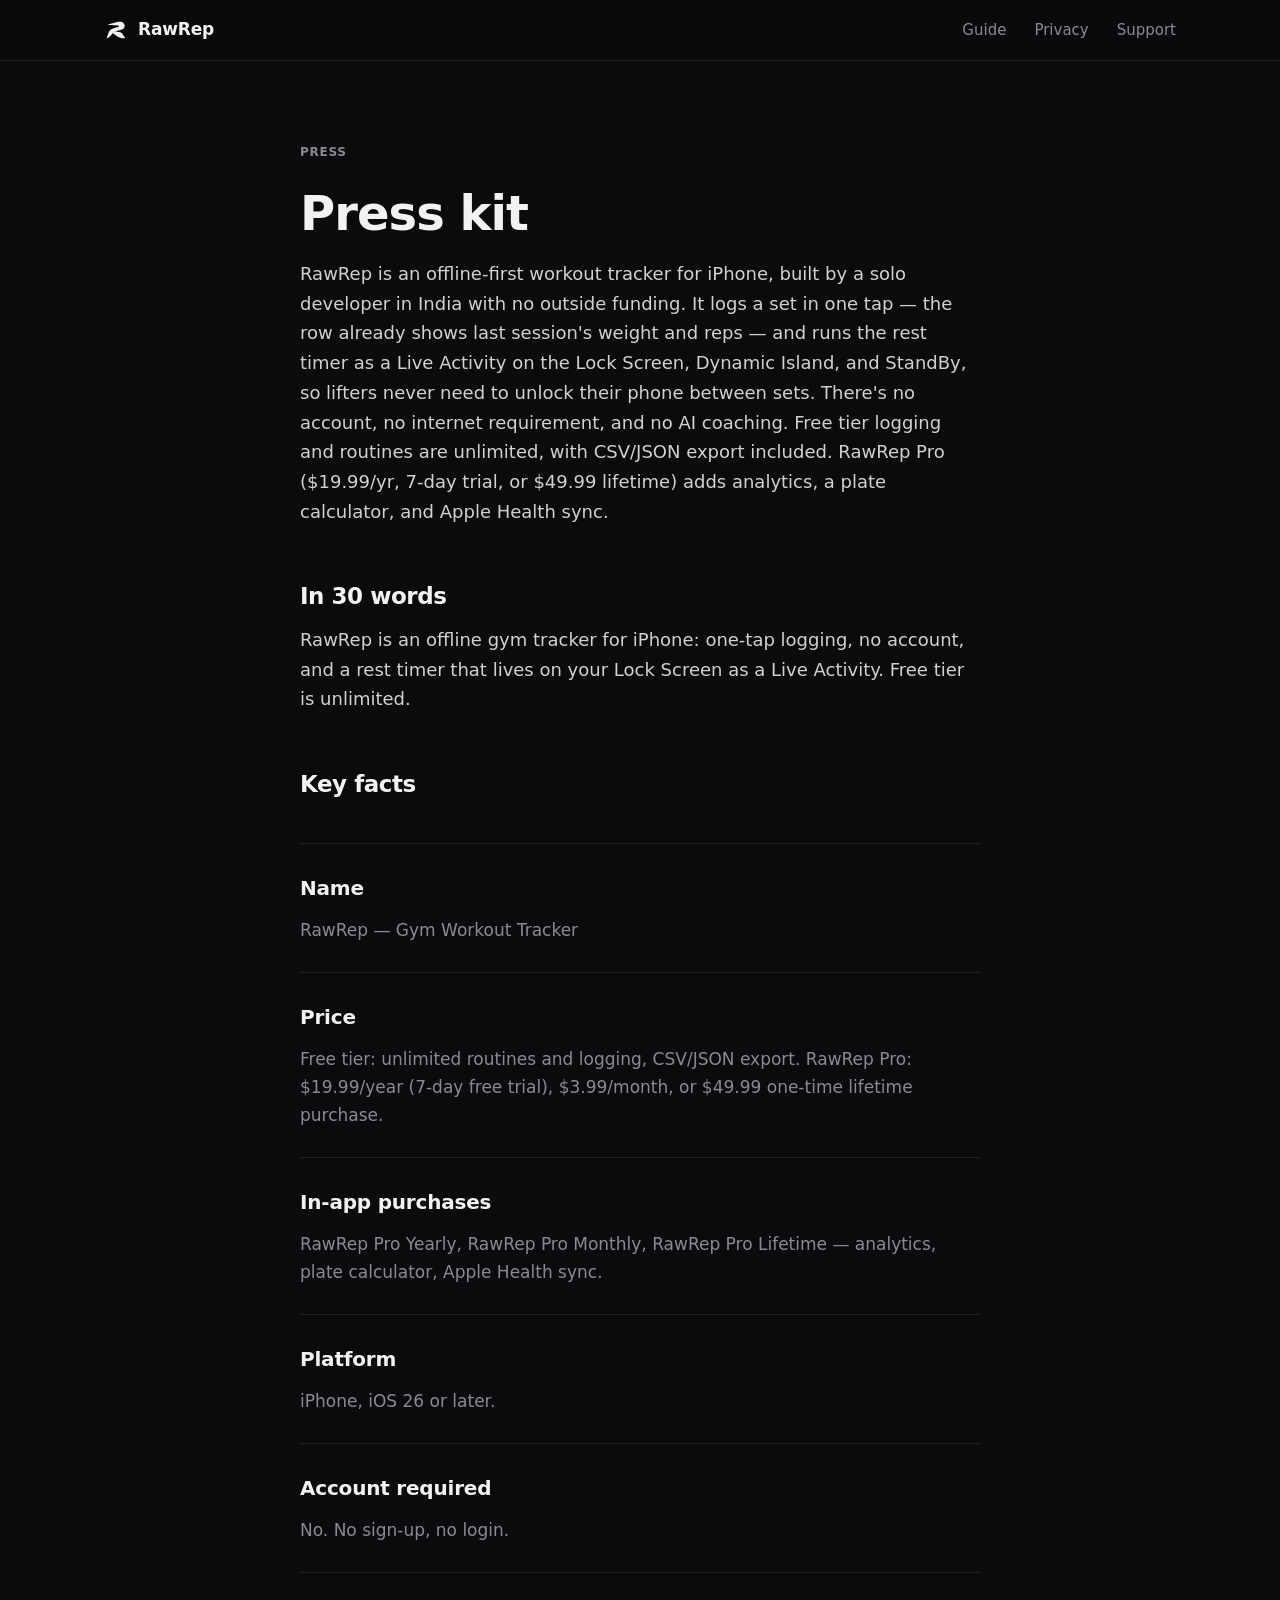
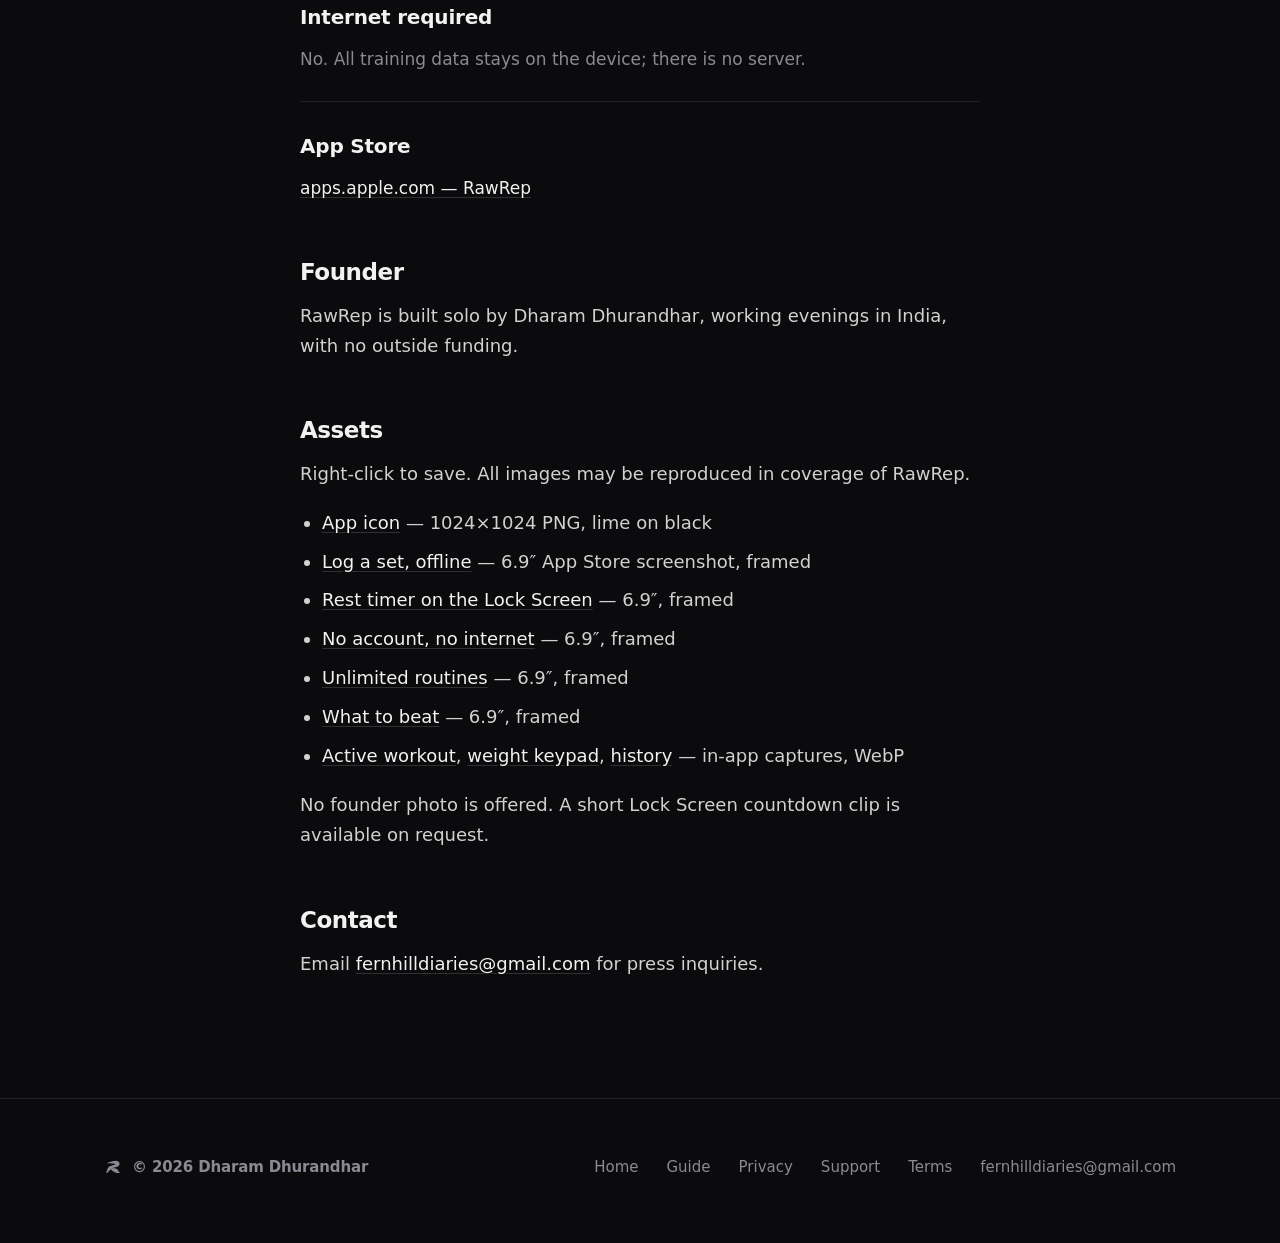
<file: press.html>
<!doctype html>
<html lang="en">
<head>
<meta charset="utf-8">
<meta name="viewport" content="width=device-width, initial-scale=1">
<title>Press — RawRep</title>
<meta name="description" content="RawRep press kit: description, key facts, icon and screenshot downloads, and press contact for the offline iOS workout tracker with a Lock Screen rest timer.">
<meta name="theme-color" content="#0B0B0D">
<meta name="color-scheme" content="dark">
<link rel="canonical" href="https://ddh4r4m.github.io/rawrep/press.html">
<meta property="og:type" content="article">
<meta property="og:site_name" content="RawRep">
<meta property="og:title" content="Press — RawRep">
<meta property="og:description" content="RawRep press kit: description, key facts, icon and screenshot downloads, and press contact for the offline iOS workout tracker with a Lock Screen rest timer.">
<meta property="og:url" content="https://ddh4r4m.github.io/rawrep/press.html">
<meta property="og:image" content="https://ddh4r4m.github.io/rawrep/img/og.png">
<meta property="og:image:width" content="1200">
<meta property="og:image:height" content="630">
<meta name="twitter:card" content="summary_large_image">
<meta name="twitter:title" content="Press — RawRep">
<meta name="twitter:description" content="RawRep press kit: description, key facts, icon and screenshot downloads, and press contact for the offline iOS workout tracker with a Lock Screen rest timer.">
<meta name="twitter:image" content="https://ddh4r4m.github.io/rawrep/img/og.png">
<link rel="icon" href="favicon.svg" type="image/svg+xml">
<link rel="icon" href="favicon-32.png" sizes="32x32">
<link rel="apple-touch-icon" href="favicon-180.png">
<link rel="preload" href="fonts/space-grotesk-500-numerals.woff2" as="font" type="font/woff2" crossorigin>
<link rel="stylesheet" href="styles.css">
</head>
<body>
<svg width="0" height="0" style="position:absolute" aria-hidden="true" focusable="false"><symbol id="mark" viewBox="0 0 1024 1024" fill-rule="nonzero"><path d="M476.17 570.28C471.61 571.32 446.74 582.52 436.3 588.12C430.04 591.54 420.93 596.29 416.08 598.76C409.25 602.17 404.98 605.21 398.05 611.76C392.92 616.41 387.13 621.35 385.05 622.68C371.09 631.79 366.54 636.82 361.79 648.68C358.47 657.04 357.9 662.07 360.18 664.25C361.51 665.67 362.17 665.29 367.87 659.79C373.47 654.38 374.6 653.81 378.78 653.33C385.24 652.76 387.42 653.43 392.73 657.99C395.3 660.07 398.71 662.45 400.23 663.3C403.75 665.1 409.06 668.9 419.03 676.78C423.2 680.1 430.51 685.61 435.26 689.02C440 692.44 445.79 696.81 448.17 698.71C452.53 702.31 460.22 707.82 476.64 719.02C481.58 722.34 491.92 729.74 499.61 735.44C521.35 751.39 535.11 761.35 545.46 768.47C548.12 770.27 553.81 774.26 558.27 777.39C584.66 796 597.28 803.59 621.77 815.93C651.77 830.83 680.15 840.32 721.53 849.06C759.5 857.03 815.79 861.4 853.95 859.21C876.92 857.88 898.65 855.61 901.12 854.28C903.78 852.85 903.21 850.96 897.32 842.7C890.01 832.26 889.82 831.88 880.81 818.3C872.74 806.25 868.37 799.7 850.72 773.69C845.21 765.62 837.71 754.52 834.01 749.01C789.21 682.76 780.86 671.56 762.92 654C738.24 629.89 703.4 611.1 667.05 602.46C638.38 595.53 605.92 590.59 567.76 587.18C564.35 586.8 558.18 585.94 554 585.28C538.06 582.43 498.28 578.82 492.87 579.68C490.98 579.96 488.22 579.77 486.7 579.11L483.95 578.06L486.13 575.79C488.7 573.13 488.22 572.27 483.38 570.66C480.06 569.62 479.3 569.52 476.17 570.28Z"/><path d="M641.33 164.79C605.83 168.58 596.15 169.91 566.82 174.85C536.16 179.97 524.1 182.35 521.16 183.87C519.83 184.53 516.41 185.38 513.57 185.67C510.72 185.95 506.92 186.62 505.12 187.09C503.31 187.57 498.38 188.8 494.2 189.85C481.86 193.07 463.45 197.25 454.34 198.96C444.18 200.86 438.11 202.47 431.08 204.94C428.23 205.98 421.4 207.97 415.89 209.4C405.07 212.25 400.9 213.39 387.89 216.99C383.24 218.32 377.83 219.84 376.03 220.31C372.99 221.17 350.97 227.72 344.23 229.81C335.88 232.37 315.09 238.25 310.53 239.3C307.69 239.96 304.18 241.1 302.85 241.77C301.52 242.43 293.83 245.18 285.76 247.75C277.69 250.4 267.92 253.63 263.93 254.96C259.94 256.29 255.86 257.33 254.91 257.33C253.87 257.33 250.55 258.47 247.41 259.8C240.39 262.84 227.58 267.49 211.34 272.99C204.61 275.27 194.07 278.88 188.09 281.06C182.11 283.25 174.23 285.9 170.53 286.95C158.19 290.46 155.15 292.55 159.9 294.26C161.04 294.64 169.3 295.68 178.12 296.63C187.05 297.48 197.49 298.62 201.38 299.1C205.27 299.57 219.22 300.62 232.23 301.47C245.33 302.23 261.94 303.37 269.24 303.84C286.71 304.98 372.42 307.73 391.22 307.64C438.77 307.54 523.44 311.15 544.98 314.19C580.1 319.22 595.77 323.59 618.17 334.79C640.09 345.61 642.28 347.6 642.28 356.62C642.28 365.64 640.38 367.15 621.39 373.51C603.74 379.4 576.12 388.23 565.87 391.26C561.97 392.4 553.43 394.97 546.88 397.05C531.03 401.99 531.89 401.7 511.29 407.78C501.42 410.72 490.31 414.14 486.61 415.37C483 416.61 471.04 420.21 460.03 423.44C387.51 444.7 334.45 463.97 309.11 478.3C267.63 501.65 244.85 526.52 222.07 573.41C212.86 592.4 178.79 676.97 162.46 721.58C161.04 725.47 158.95 730.88 157.91 733.45C155.06 740.28 150.03 753.38 144.43 768.47C137.88 786.32 137.4 787.45 134.56 794.57C129.81 806.63 123.35 827.42 122.88 832.64C122.22 839.19 123.64 843.93 127.63 848.39C135.12 856.84 146.61 857.5 162.75 850.29C173.47 845.45 199.19 826.85 217.13 810.99C220.74 807.77 228.9 800.65 235.36 795.05C250.93 781.38 303.99 728.98 320.03 711.42C327.05 703.64 338.25 691.68 344.8 684.94C360.94 668.14 364.54 663.68 366.44 657.23C370.14 645.27 376.98 636.44 387.89 629.6C391.98 627.04 399 621.35 407.35 613.66C410.48 610.91 417.32 606.44 423.96 602.93C430.23 599.61 438.77 595.05 442.95 592.78C453.1 587.27 472.18 579.11 478.16 577.68C480.82 577.02 486.42 575.22 490.5 573.7C494.58 572.08 499.52 570.38 501.32 569.81C503.13 569.24 509.1 567.43 514.61 565.82C520.12 564.21 529.32 561.36 535.02 559.55C540.81 557.85 549.07 555.38 553.53 554.05C557.99 552.82 569.28 549.59 578.68 546.93C588.08 544.27 602.22 540.38 610 538.29C628.04 533.45 627.85 533.45 646.55 528.23C655.19 525.86 664.58 523.2 667.43 522.44C670.28 521.68 673.98 520.64 675.5 520.26C677.11 519.78 682.43 518.26 687.36 516.94C692.3 515.51 698.28 513.9 700.65 513.14C703.02 512.47 707.49 511.24 710.62 510.39C713.75 509.44 721.25 507.25 727.23 505.36C733.21 503.55 739.47 501.65 740.99 501.27C742.61 500.8 747.45 499.09 751.91 497.48C756.37 495.86 762.35 493.59 765.2 492.54C778.2 487.89 796.52 477.83 812.66 466.53C830.5 454.1 850.05 432.93 859.93 415.37C869.13 399.24 875.78 381.77 878.62 366.49C879.48 362.03 880.52 356.33 881.09 353.87C882.52 346.46 882.14 317.51 880.52 308.49C875.11 278.88 864.39 254.3 847.87 232.94C839.42 222.02 821.96 205.22 811.23 197.63C798.99 189.09 778.86 179.31 759.03 172.38C752.95 170.29 736.72 167.25 720.77 165.26C703.12 162.98 660.12 162.79 641.33 164.79Z"/></symbol></svg>
<header class="nav">
  <div class="wrap nav-in">
    <a class="brand" href="index.html" aria-label="RawRep home"><svg class="mark" viewBox="0 0 1024 1024" aria-hidden="true"><use href="#mark"/></svg><span class="word">RawRep</span></a>
    <nav class="nav-links" aria-label="Site">
      <a href="guide.html">Guide</a>
      <a href="privacy.html">Privacy</a>
      <a href="support.html">Support</a>
    </nav>
  </div>
</header>

<main class="prose">
  <div class="wrap">
    <div class="prose-in">
    <span class="kicker">Press</span>
    <h1>Press kit</h1>
      <p>RawRep is an offline-first workout tracker for iPhone, built by a solo developer in India with no outside funding. It logs a set in one tap — the row already shows last session's weight and reps — and runs the rest timer as a Live Activity on the Lock Screen, Dynamic Island, and StandBy, so lifters never need to unlock their phone between sets. There's no account, no internet requirement, and no AI coaching. Free tier logging and routines are unlimited, with CSV/JSON export included. RawRep Pro ($19.99/yr, 7-day trial, or $49.99 lifetime) adds analytics, a plate calculator, and Apple Health sync.</p>

      <h2>In 30 words</h2>
      <p>RawRep is an offline gym tracker for iPhone: one-tap logging, no account, and a rest timer that lives on your Lock Screen as a Live Activity. Free tier is unlimited.</p>

      <h2>Key facts</h2>
      <dl>
        <dt>Name</dt>
        <dd>RawRep — Gym Workout Tracker</dd>

        <dt>Price</dt>
        <dd>Free tier: unlimited routines and logging, CSV/JSON export. RawRep Pro: $19.99/year (7-day free trial), $3.99/month, or $49.99 one-time lifetime purchase.</dd>

        <dt>In-app purchases</dt>
        <dd>RawRep Pro Yearly, RawRep Pro Monthly, RawRep Pro Lifetime — analytics, plate calculator, Apple Health sync.</dd>

        <dt>Platform</dt>
        <dd>iPhone, iOS 26 or later.</dd>

        <dt>Account required</dt>
        <dd>No. No sign-up, no login.</dd>

        <dt>Internet required</dt>
        <dd>No. All training data stays on the device; there is no server.</dd>

        <dt>App Store</dt>
        <dd><a href="https://apps.apple.com/app/apple-store/id6806476972?pt=128418306&amp;ct=press&amp;mt=8">apps.apple.com — RawRep</a></dd>
      </dl>

      <h2>Founder</h2>
      <p>RawRep is built solo by Dharam Dhurandhar, working evenings in India, with no outside funding.</p>

      <h2>Assets</h2>
      <p>Right-click to save. All images may be reproduced in coverage of RawRep.</p>
      <ul>
        <li><a href="img/press/rawrep-icon-1024.png">App icon</a> — 1024×1024 PNG, lime on black</li>
        <li><a href="img/press/01-log-a-set-offline.png">Log a set, offline</a> — 6.9″ App Store screenshot, framed</li>
        <li><a href="img/press/02-rest-timer-lock-screen.png">Rest timer on the Lock Screen</a> — 6.9″, framed</li>
        <li><a href="img/press/03-no-account-no-internet.png">No account, no internet</a> — 6.9″, framed</li>
        <li><a href="img/press/04-unlimited-routines.png">Unlimited routines</a> — 6.9″, framed</li>
        <li><a href="img/press/05-what-to-beat.png">What to beat</a> — 6.9″, framed</li>
        <li><a href="img/workout.webp">Active workout</a>, <a href="img/keypad.webp">weight keypad</a>, <a href="img/history.webp">history</a> — in-app captures, WebP</li>
      </ul>
      <p>No founder photo is offered. A short Lock Screen countdown clip is available on request.</p>
      <h2>Contact</h2>
      <p>Email <a href="mailto:fernhilldiaries@gmail.com">fernhilldiaries@gmail.com</a> for press inquiries.</p>
    </div>
  </div>
</main>

<footer class="foot">
  <div class="wrap foot-in">
    <span class="brand"><svg class="mark" viewBox="0 0 1024 1024" aria-hidden="true"><use href="#mark"/></svg><span class="word">© 2026 Dharam Dhurandhar</span></span>
    <nav class="foot-links" aria-label="Footer">
      <a href="index.html">Home</a>
      <a href="guide.html">Guide</a>
      <a href="privacy.html">Privacy</a>
      <a href="support.html">Support</a>
      <a href="terms.html">Terms</a>
      <a href="mailto:fernhilldiaries@gmail.com">fernhilldiaries@gmail.com</a>
    </nav>
  </div>
</footer>
</body>
</html>
</file>
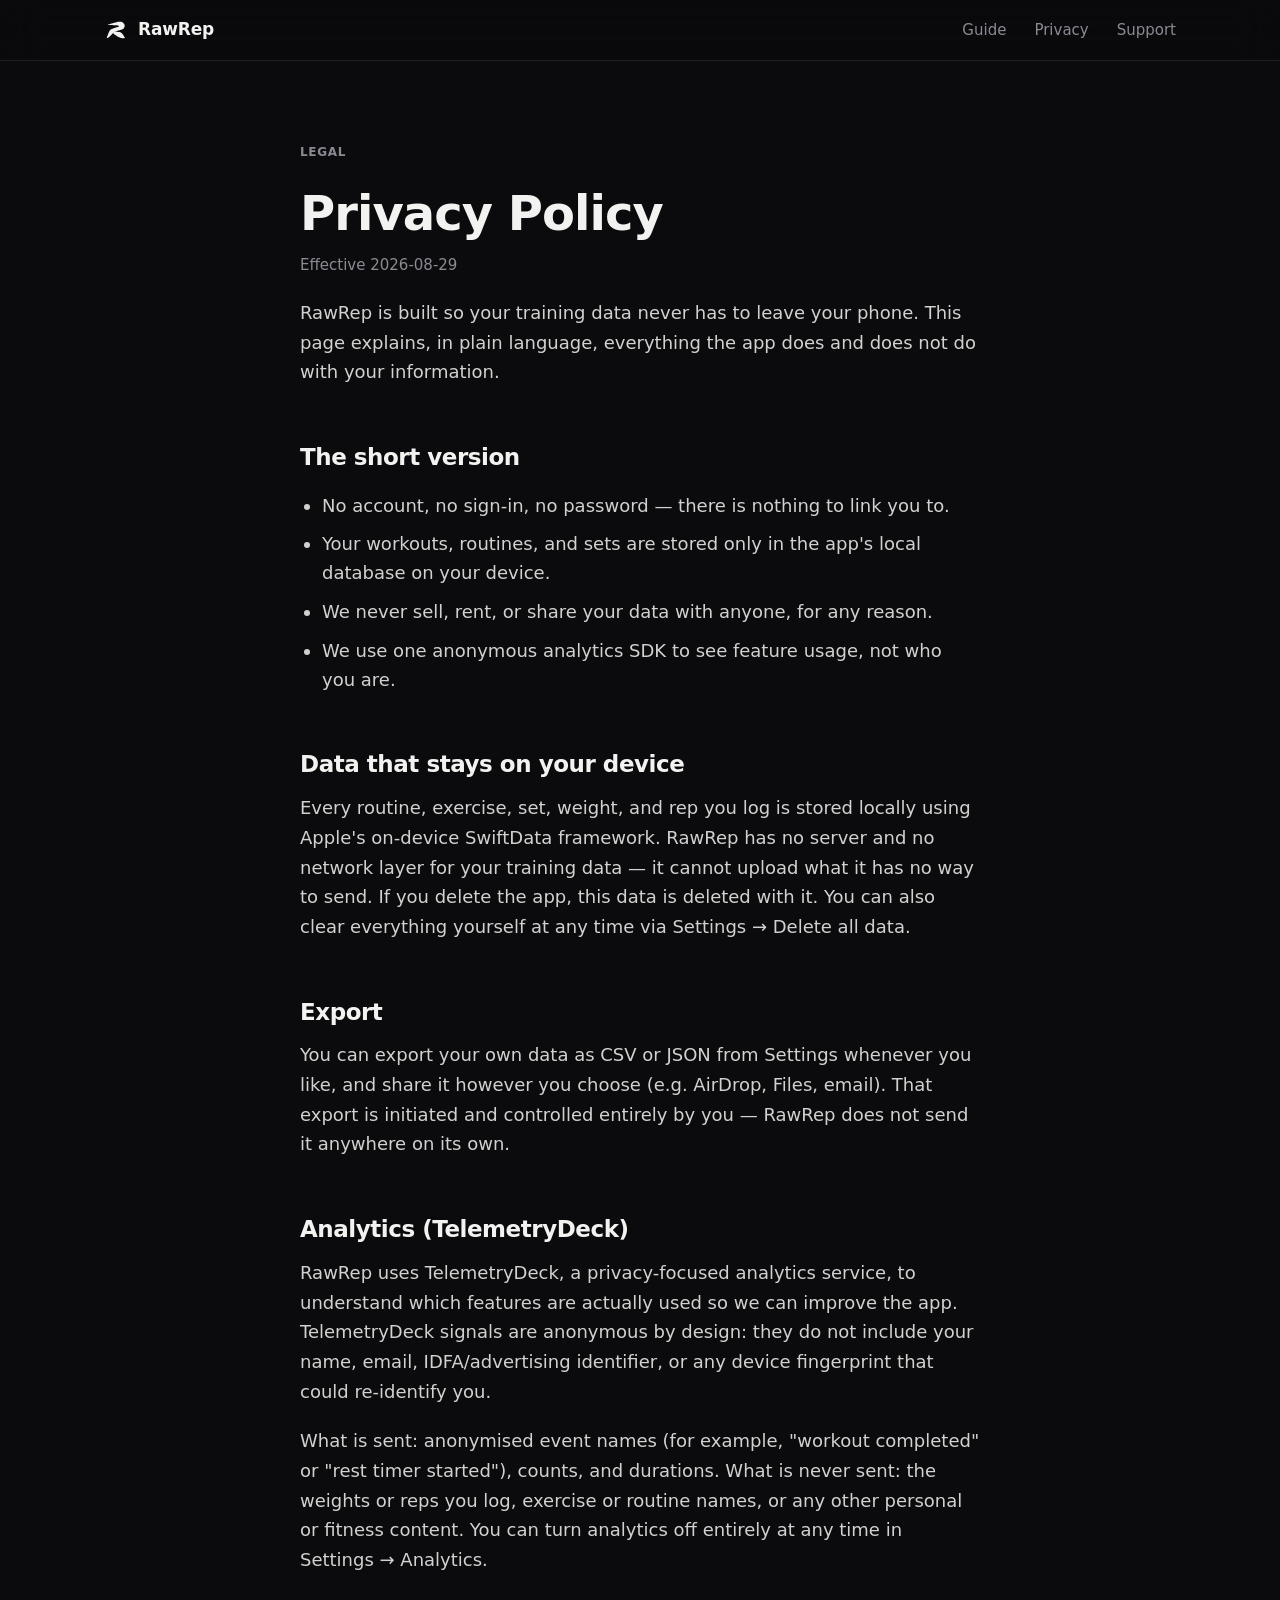
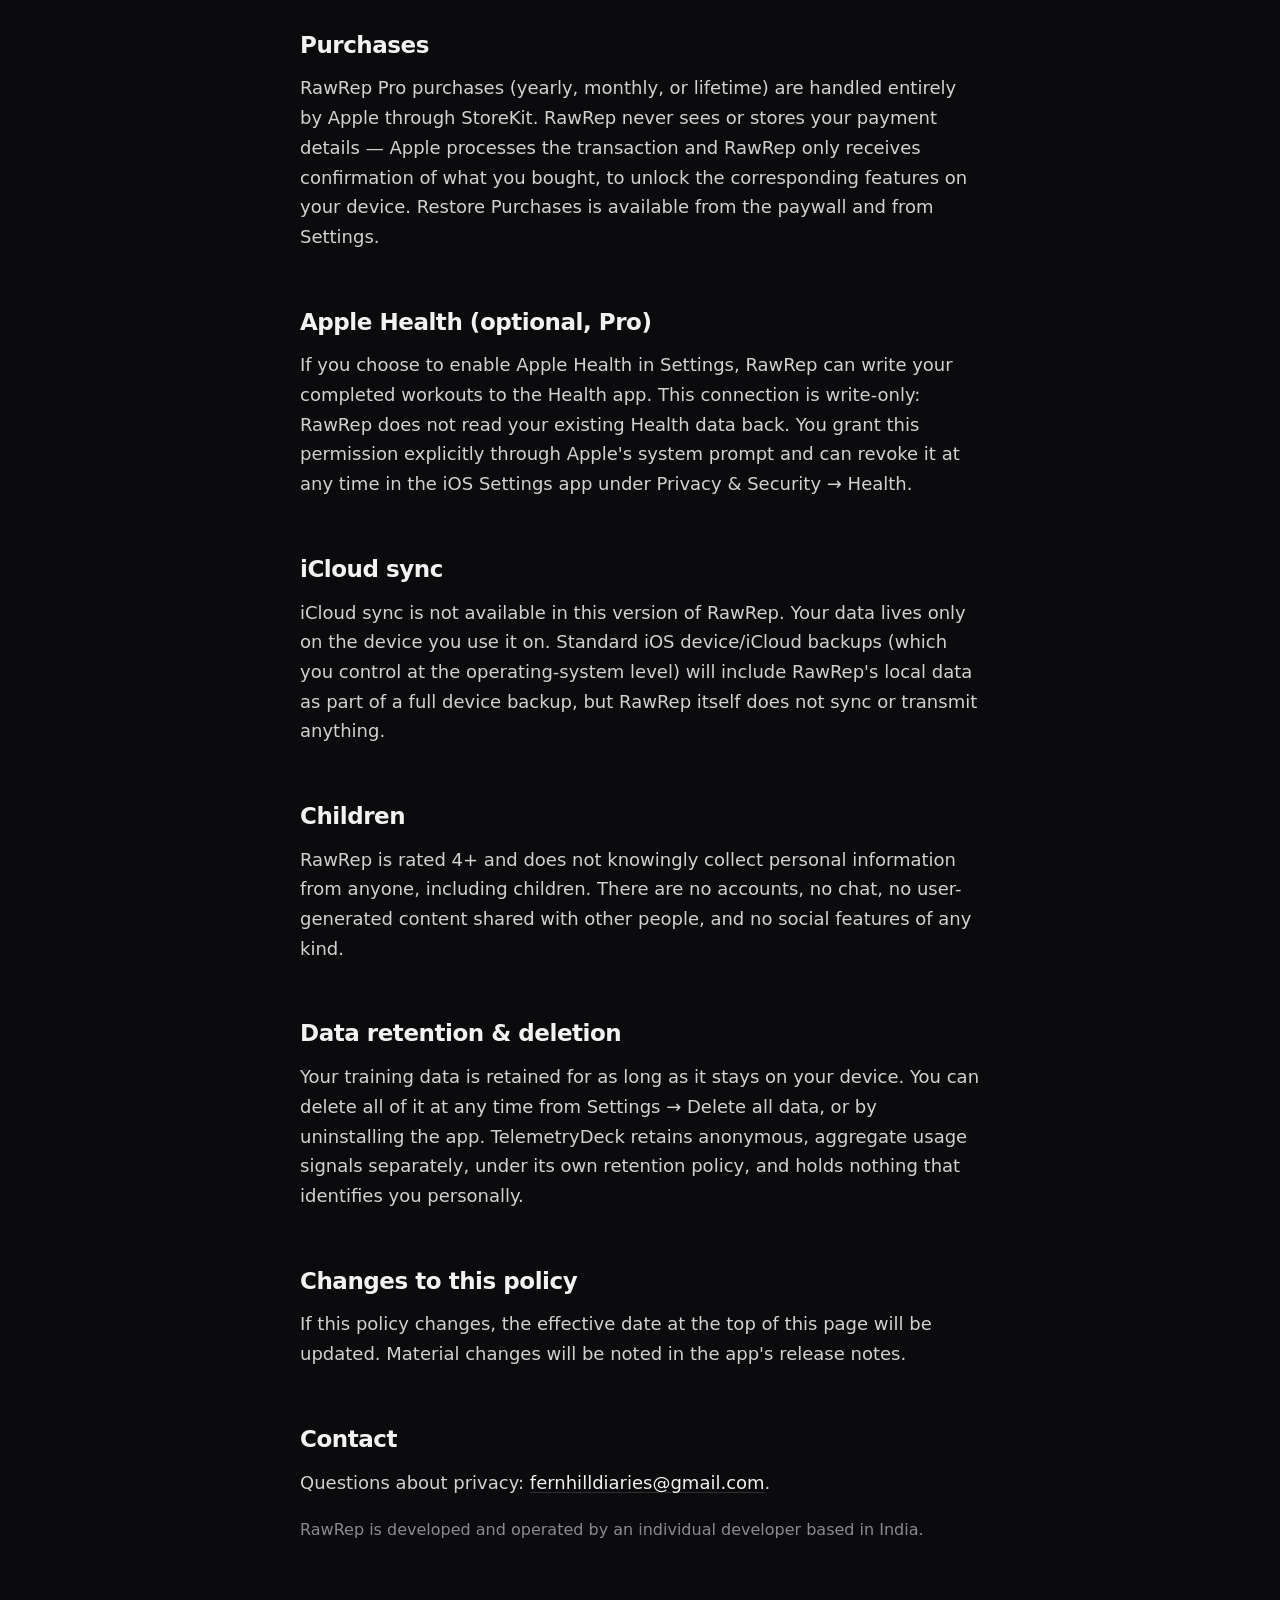
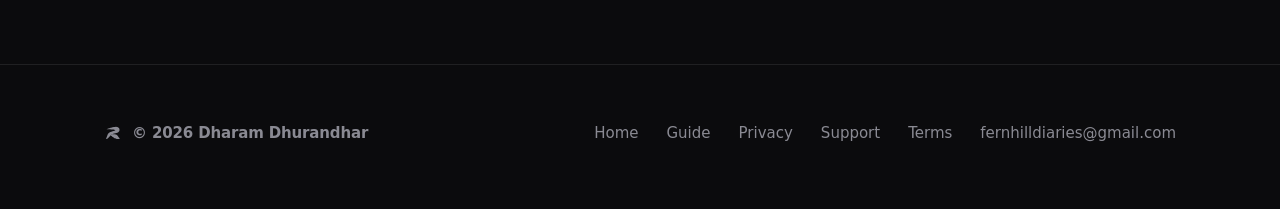
<file: privacy.html>
<!doctype html>
<html lang="en">
<head>
<meta charset="utf-8">
<meta name="viewport" content="width=device-width, initial-scale=1">
<title>Privacy Policy — RawRep</title>
<meta name="description" content="RawRep privacy policy: your workout data stays on your device. No account, no tracking, no ad IDs.">
<meta name="theme-color" content="#0B0B0D">
<meta name="color-scheme" content="dark">
<link rel="canonical" href="https://ddh4r4m.github.io/rawrep/privacy.html">
<meta property="og:type" content="article">
<meta property="og:site_name" content="RawRep">
<meta property="og:title" content="Privacy Policy — RawRep">
<meta property="og:description" content="RawRep privacy policy: your workout data stays on your device. No account, no tracking, no ad IDs.">
<meta property="og:url" content="https://ddh4r4m.github.io/rawrep/privacy.html">
<meta property="og:image" content="https://ddh4r4m.github.io/rawrep/img/og.png">
<meta property="og:image:width" content="1200">
<meta property="og:image:height" content="630">
<meta name="twitter:card" content="summary_large_image">
<meta name="twitter:title" content="Privacy Policy — RawRep">
<meta name="twitter:description" content="RawRep privacy policy: your workout data stays on your device. No account, no tracking, no ad IDs.">
<meta name="twitter:image" content="https://ddh4r4m.github.io/rawrep/img/og.png">
<link rel="icon" href="favicon.svg" type="image/svg+xml">
<link rel="icon" href="favicon-32.png" sizes="32x32">
<link rel="apple-touch-icon" href="favicon-180.png">
<link rel="preload" href="fonts/space-grotesk-500-numerals.woff2" as="font" type="font/woff2" crossorigin>
<link rel="stylesheet" href="styles.css">
</head>
<body>
<svg width="0" height="0" style="position:absolute" aria-hidden="true" focusable="false"><symbol id="mark" viewBox="0 0 1024 1024" fill-rule="nonzero"><path d="M476.17 570.28C471.61 571.32 446.74 582.52 436.3 588.12C430.04 591.54 420.93 596.29 416.08 598.76C409.25 602.17 404.98 605.21 398.05 611.76C392.92 616.41 387.13 621.35 385.05 622.68C371.09 631.79 366.54 636.82 361.79 648.68C358.47 657.04 357.9 662.07 360.18 664.25C361.51 665.67 362.17 665.29 367.87 659.79C373.47 654.38 374.6 653.81 378.78 653.33C385.24 652.76 387.42 653.43 392.73 657.99C395.3 660.07 398.71 662.45 400.23 663.3C403.75 665.1 409.06 668.9 419.03 676.78C423.2 680.1 430.51 685.61 435.26 689.02C440 692.44 445.79 696.81 448.17 698.71C452.53 702.31 460.22 707.82 476.64 719.02C481.58 722.34 491.92 729.74 499.61 735.44C521.35 751.39 535.11 761.35 545.46 768.47C548.12 770.27 553.81 774.26 558.27 777.39C584.66 796 597.28 803.59 621.77 815.93C651.77 830.83 680.15 840.32 721.53 849.06C759.5 857.03 815.79 861.4 853.95 859.21C876.92 857.88 898.65 855.61 901.12 854.28C903.78 852.85 903.21 850.96 897.32 842.7C890.01 832.26 889.82 831.88 880.81 818.3C872.74 806.25 868.37 799.7 850.72 773.69C845.21 765.62 837.71 754.52 834.01 749.01C789.21 682.76 780.86 671.56 762.92 654C738.24 629.89 703.4 611.1 667.05 602.46C638.38 595.53 605.92 590.59 567.76 587.18C564.35 586.8 558.18 585.94 554 585.28C538.06 582.43 498.28 578.82 492.87 579.68C490.98 579.96 488.22 579.77 486.7 579.11L483.95 578.06L486.13 575.79C488.7 573.13 488.22 572.27 483.38 570.66C480.06 569.62 479.3 569.52 476.17 570.28Z"/><path d="M641.33 164.79C605.83 168.58 596.15 169.91 566.82 174.85C536.16 179.97 524.1 182.35 521.16 183.87C519.83 184.53 516.41 185.38 513.57 185.67C510.72 185.95 506.92 186.62 505.12 187.09C503.31 187.57 498.38 188.8 494.2 189.85C481.86 193.07 463.45 197.25 454.34 198.96C444.18 200.86 438.11 202.47 431.08 204.94C428.23 205.98 421.4 207.97 415.89 209.4C405.07 212.25 400.9 213.39 387.89 216.99C383.24 218.32 377.83 219.84 376.03 220.31C372.99 221.17 350.97 227.72 344.23 229.81C335.88 232.37 315.09 238.25 310.53 239.3C307.69 239.96 304.18 241.1 302.85 241.77C301.52 242.43 293.83 245.18 285.76 247.75C277.69 250.4 267.92 253.63 263.93 254.96C259.94 256.29 255.86 257.33 254.91 257.33C253.87 257.33 250.55 258.47 247.41 259.8C240.39 262.84 227.58 267.49 211.34 272.99C204.61 275.27 194.07 278.88 188.09 281.06C182.11 283.25 174.23 285.9 170.53 286.95C158.19 290.46 155.15 292.55 159.9 294.26C161.04 294.64 169.3 295.68 178.12 296.63C187.05 297.48 197.49 298.62 201.38 299.1C205.27 299.57 219.22 300.62 232.23 301.47C245.33 302.23 261.94 303.37 269.24 303.84C286.71 304.98 372.42 307.73 391.22 307.64C438.77 307.54 523.44 311.15 544.98 314.19C580.1 319.22 595.77 323.59 618.17 334.79C640.09 345.61 642.28 347.6 642.28 356.62C642.28 365.64 640.38 367.15 621.39 373.51C603.74 379.4 576.12 388.23 565.87 391.26C561.97 392.4 553.43 394.97 546.88 397.05C531.03 401.99 531.89 401.7 511.29 407.78C501.42 410.72 490.31 414.14 486.61 415.37C483 416.61 471.04 420.21 460.03 423.44C387.51 444.7 334.45 463.97 309.11 478.3C267.63 501.65 244.85 526.52 222.07 573.41C212.86 592.4 178.79 676.97 162.46 721.58C161.04 725.47 158.95 730.88 157.91 733.45C155.06 740.28 150.03 753.38 144.43 768.47C137.88 786.32 137.4 787.45 134.56 794.57C129.81 806.63 123.35 827.42 122.88 832.64C122.22 839.19 123.64 843.93 127.63 848.39C135.12 856.84 146.61 857.5 162.75 850.29C173.47 845.45 199.19 826.85 217.13 810.99C220.74 807.77 228.9 800.65 235.36 795.05C250.93 781.38 303.99 728.98 320.03 711.42C327.05 703.64 338.25 691.68 344.8 684.94C360.94 668.14 364.54 663.68 366.44 657.23C370.14 645.27 376.98 636.44 387.89 629.6C391.98 627.04 399 621.35 407.35 613.66C410.48 610.91 417.32 606.44 423.96 602.93C430.23 599.61 438.77 595.05 442.95 592.78C453.1 587.27 472.18 579.11 478.16 577.68C480.82 577.02 486.42 575.22 490.5 573.7C494.58 572.08 499.52 570.38 501.32 569.81C503.13 569.24 509.1 567.43 514.61 565.82C520.12 564.21 529.32 561.36 535.02 559.55C540.81 557.85 549.07 555.38 553.53 554.05C557.99 552.82 569.28 549.59 578.68 546.93C588.08 544.27 602.22 540.38 610 538.29C628.04 533.45 627.85 533.45 646.55 528.23C655.19 525.86 664.58 523.2 667.43 522.44C670.28 521.68 673.98 520.64 675.5 520.26C677.11 519.78 682.43 518.26 687.36 516.94C692.3 515.51 698.28 513.9 700.65 513.14C703.02 512.47 707.49 511.24 710.62 510.39C713.75 509.44 721.25 507.25 727.23 505.36C733.21 503.55 739.47 501.65 740.99 501.27C742.61 500.8 747.45 499.09 751.91 497.48C756.37 495.86 762.35 493.59 765.2 492.54C778.2 487.89 796.52 477.83 812.66 466.53C830.5 454.1 850.05 432.93 859.93 415.37C869.13 399.24 875.78 381.77 878.62 366.49C879.48 362.03 880.52 356.33 881.09 353.87C882.52 346.46 882.14 317.51 880.52 308.49C875.11 278.88 864.39 254.3 847.87 232.94C839.42 222.02 821.96 205.22 811.23 197.63C798.99 189.09 778.86 179.31 759.03 172.38C752.95 170.29 736.72 167.25 720.77 165.26C703.12 162.98 660.12 162.79 641.33 164.79Z"/></symbol></svg>
<header class="nav">
  <div class="wrap nav-in">
    <a class="brand" href="index.html" aria-label="RawRep home"><svg class="mark" viewBox="0 0 1024 1024" aria-hidden="true"><use href="#mark"/></svg><span class="word">RawRep</span></a>
    <nav class="nav-links" aria-label="Site">
      <a href="guide.html">Guide</a>
      <a href="privacy.html" aria-current="page">Privacy</a>
      <a href="support.html">Support</a>
    </nav>
  </div>
</header>

<main class="prose">
  <div class="wrap">
    <div class="prose-in">
    <span class="kicker">Legal</span>
    <h1>Privacy Policy</h1>
      <p class="meta">Effective 2026-08-29</p>

      <p>RawRep is built so your training data never has to leave your phone. This page explains, in plain language, everything the app does and does not do with your information.</p>

      <h2>The short version</h2>
      <ul>
        <li>No account, no sign-in, no password — there is nothing to link you to.</li>
        <li>Your workouts, routines, and sets are stored only in the app's local database on your device.</li>
        <li>We never sell, rent, or share your data with anyone, for any reason.</li>
        <li>We use one anonymous analytics SDK to see feature usage, not who you are.</li>
      </ul>

      <h2>Data that stays on your device</h2>
      <p>Every routine, exercise, set, weight, and rep you log is stored locally using Apple's on-device SwiftData framework. RawRep has no server and no network layer for your training data — it cannot upload what it has no way to send. If you delete the app, this data is deleted with it. You can also clear everything yourself at any time via Settings → Delete all data.</p>

      <h2>Export</h2>
      <p>You can export your own data as CSV or JSON from Settings whenever you like, and share it however you choose (e.g. AirDrop, Files, email). That export is initiated and controlled entirely by you — RawRep does not send it anywhere on its own.</p>

      <h2>Analytics (TelemetryDeck)</h2>
      <p>RawRep uses TelemetryDeck, a privacy-focused analytics service, to understand which features are actually used so we can improve the app. TelemetryDeck signals are anonymous by design: they do not include your name, email, IDFA/advertising identifier, or any device fingerprint that could re-identify you.</p>
      <p>What is sent: anonymised event names (for example, "workout completed" or "rest timer started"), counts, and durations. What is never sent: the weights or reps you log, exercise or routine names, or any other personal or fitness content. You can turn analytics off entirely at any time in Settings → Analytics.</p>

      <h2>Purchases</h2>
      <p>RawRep Pro purchases (yearly, monthly, or lifetime) are handled entirely by Apple through StoreKit. RawRep never sees or stores your payment details — Apple processes the transaction and RawRep only receives confirmation of what you bought, to unlock the corresponding features on your device. Restore Purchases is available from the paywall and from Settings.</p>

      <h2>Apple Health (optional, Pro)</h2>
      <p>If you choose to enable Apple Health in Settings, RawRep can write your completed workouts to the Health app. This connection is write-only: RawRep does not read your existing Health data back. You grant this permission explicitly through Apple's system prompt and can revoke it at any time in the iOS Settings app under Privacy & Security → Health.</p>

      <h2>iCloud sync</h2>
      <p>iCloud sync is not available in this version of RawRep. Your data lives only on the device you use it on. Standard iOS device/iCloud backups (which you control at the operating-system level) will include RawRep's local data as part of a full device backup, but RawRep itself does not sync or transmit anything.</p>

      <h2>Children</h2>
      <p>RawRep is rated 4+ and does not knowingly collect personal information from anyone, including children. There are no accounts, no chat, no user-generated content shared with other people, and no social features of any kind.</p>

      <h2>Data retention & deletion</h2>
      <p>Your training data is retained for as long as it stays on your device. You can delete all of it at any time from Settings → Delete all data, or by uninstalling the app. TelemetryDeck retains anonymous, aggregate usage signals separately, under its own retention policy, and holds nothing that identifies you personally.</p>

      <h2>Changes to this policy</h2>
      <p>If this policy changes, the effective date at the top of this page will be updated. Material changes will be noted in the app's release notes.</p>

      <h2>Contact</h2>
      <p>Questions about privacy: <a href="mailto:fernhilldiaries@gmail.com">fernhilldiaries@gmail.com</a>.</p>

      <p class="secondary">RawRep is developed and operated by an individual developer based in India.</p>
    </div>
  </div>
</main>

<footer class="foot">
  <div class="wrap foot-in">
    <span class="brand"><svg class="mark" viewBox="0 0 1024 1024" aria-hidden="true"><use href="#mark"/></svg><span class="word">© 2026 Dharam Dhurandhar</span></span>
    <nav class="foot-links" aria-label="Footer">
      <a href="index.html">Home</a>
      <a href="guide.html">Guide</a>
      <a href="privacy.html">Privacy</a>
      <a href="support.html">Support</a>
      <a href="terms.html">Terms</a>
      <a href="mailto:fernhilldiaries@gmail.com">fernhilldiaries@gmail.com</a>
    </nav>
  </div>
</footer>
</body>
</html>
</file>
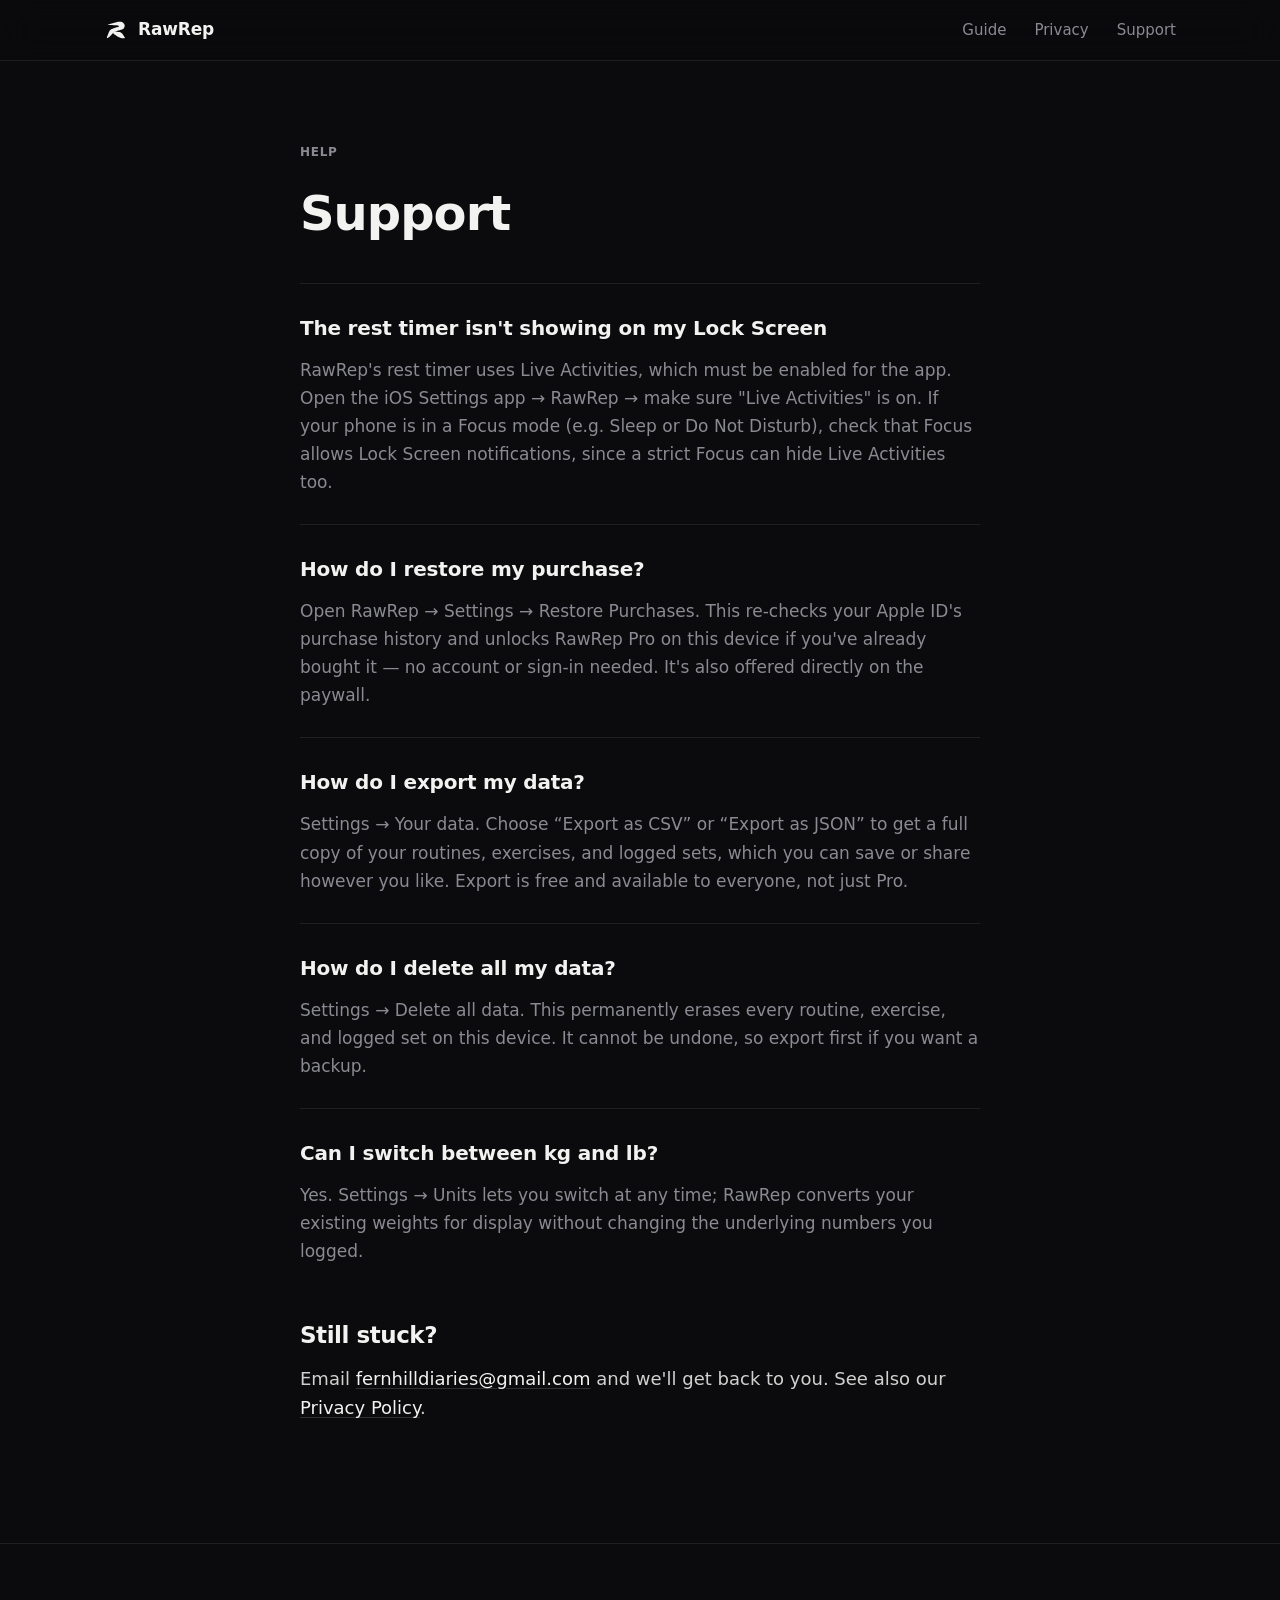
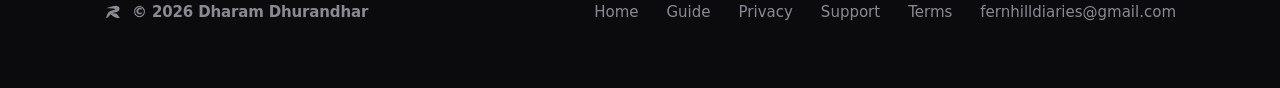
<file: support.html>
<!doctype html>
<html lang="en">
<head>
<meta charset="utf-8">
<meta name="viewport" content="width=device-width, initial-scale=1">
<title>Support — RawRep</title>
<meta name="description" content="RawRep support: FAQs on the Lock Screen rest timer, restoring purchases, exporting and deleting your data, and units.">
<meta name="theme-color" content="#0B0B0D">
<meta name="color-scheme" content="dark">
<link rel="canonical" href="https://ddh4r4m.github.io/rawrep/support.html">
<meta property="og:type" content="article">
<meta property="og:site_name" content="RawRep">
<meta property="og:title" content="Support — RawRep">
<meta property="og:description" content="RawRep support: FAQs on the Lock Screen rest timer, restoring purchases, exporting and deleting your data, and units.">
<meta property="og:url" content="https://ddh4r4m.github.io/rawrep/support.html">
<meta property="og:image" content="https://ddh4r4m.github.io/rawrep/img/og.png">
<meta property="og:image:width" content="1200">
<meta property="og:image:height" content="630">
<meta name="twitter:card" content="summary_large_image">
<meta name="twitter:title" content="Support — RawRep">
<meta name="twitter:description" content="RawRep support: FAQs on the Lock Screen rest timer, restoring purchases, exporting and deleting your data, and units.">
<meta name="twitter:image" content="https://ddh4r4m.github.io/rawrep/img/og.png">
<link rel="icon" href="favicon.svg" type="image/svg+xml">
<link rel="icon" href="favicon-32.png" sizes="32x32">
<link rel="apple-touch-icon" href="favicon-180.png">
<link rel="preload" href="fonts/space-grotesk-500-numerals.woff2" as="font" type="font/woff2" crossorigin>
<link rel="stylesheet" href="styles.css">
</head>
<body>
<svg width="0" height="0" style="position:absolute" aria-hidden="true" focusable="false"><symbol id="mark" viewBox="0 0 1024 1024" fill-rule="nonzero"><path d="M476.17 570.28C471.61 571.32 446.74 582.52 436.3 588.12C430.04 591.54 420.93 596.29 416.08 598.76C409.25 602.17 404.98 605.21 398.05 611.76C392.92 616.41 387.13 621.35 385.05 622.68C371.09 631.79 366.54 636.82 361.79 648.68C358.47 657.04 357.9 662.07 360.18 664.25C361.51 665.67 362.17 665.29 367.87 659.79C373.47 654.38 374.6 653.81 378.78 653.33C385.24 652.76 387.42 653.43 392.73 657.99C395.3 660.07 398.71 662.45 400.23 663.3C403.75 665.1 409.06 668.9 419.03 676.78C423.2 680.1 430.51 685.61 435.26 689.02C440 692.44 445.79 696.81 448.17 698.71C452.53 702.31 460.22 707.82 476.64 719.02C481.58 722.34 491.92 729.74 499.61 735.44C521.35 751.39 535.11 761.35 545.46 768.47C548.12 770.27 553.81 774.26 558.27 777.39C584.66 796 597.28 803.59 621.77 815.93C651.77 830.83 680.15 840.32 721.53 849.06C759.5 857.03 815.79 861.4 853.95 859.21C876.92 857.88 898.65 855.61 901.12 854.28C903.78 852.85 903.21 850.96 897.32 842.7C890.01 832.26 889.82 831.88 880.81 818.3C872.74 806.25 868.37 799.7 850.72 773.69C845.21 765.62 837.71 754.52 834.01 749.01C789.21 682.76 780.86 671.56 762.92 654C738.24 629.89 703.4 611.1 667.05 602.46C638.38 595.53 605.92 590.59 567.76 587.18C564.35 586.8 558.18 585.94 554 585.28C538.06 582.43 498.28 578.82 492.87 579.68C490.98 579.96 488.22 579.77 486.7 579.11L483.95 578.06L486.13 575.79C488.7 573.13 488.22 572.27 483.38 570.66C480.06 569.62 479.3 569.52 476.17 570.28Z"/><path d="M641.33 164.79C605.83 168.58 596.15 169.91 566.82 174.85C536.16 179.97 524.1 182.35 521.16 183.87C519.83 184.53 516.41 185.38 513.57 185.67C510.72 185.95 506.92 186.62 505.12 187.09C503.31 187.57 498.38 188.8 494.2 189.85C481.86 193.07 463.45 197.25 454.34 198.96C444.18 200.86 438.11 202.47 431.08 204.94C428.23 205.98 421.4 207.97 415.89 209.4C405.07 212.25 400.9 213.39 387.89 216.99C383.24 218.32 377.83 219.84 376.03 220.31C372.99 221.17 350.97 227.72 344.23 229.81C335.88 232.37 315.09 238.25 310.53 239.3C307.69 239.96 304.18 241.1 302.85 241.77C301.52 242.43 293.83 245.18 285.76 247.75C277.69 250.4 267.92 253.63 263.93 254.96C259.94 256.29 255.86 257.33 254.91 257.33C253.87 257.33 250.55 258.47 247.41 259.8C240.39 262.84 227.58 267.49 211.34 272.99C204.61 275.27 194.07 278.88 188.09 281.06C182.11 283.25 174.23 285.9 170.53 286.95C158.19 290.46 155.15 292.55 159.9 294.26C161.04 294.64 169.3 295.68 178.12 296.63C187.05 297.48 197.49 298.62 201.38 299.1C205.27 299.57 219.22 300.62 232.23 301.47C245.33 302.23 261.94 303.37 269.24 303.84C286.71 304.98 372.42 307.73 391.22 307.64C438.77 307.54 523.44 311.15 544.98 314.19C580.1 319.22 595.77 323.59 618.17 334.79C640.09 345.61 642.28 347.6 642.28 356.62C642.28 365.64 640.38 367.15 621.39 373.51C603.74 379.4 576.12 388.23 565.87 391.26C561.97 392.4 553.43 394.97 546.88 397.05C531.03 401.99 531.89 401.7 511.29 407.78C501.42 410.72 490.31 414.14 486.61 415.37C483 416.61 471.04 420.21 460.03 423.44C387.51 444.7 334.45 463.97 309.11 478.3C267.63 501.65 244.85 526.52 222.07 573.41C212.86 592.4 178.79 676.97 162.46 721.58C161.04 725.47 158.95 730.88 157.91 733.45C155.06 740.28 150.03 753.38 144.43 768.47C137.88 786.32 137.4 787.45 134.56 794.57C129.81 806.63 123.35 827.42 122.88 832.64C122.22 839.19 123.64 843.93 127.63 848.39C135.12 856.84 146.61 857.5 162.75 850.29C173.47 845.45 199.19 826.85 217.13 810.99C220.74 807.77 228.9 800.65 235.36 795.05C250.93 781.38 303.99 728.98 320.03 711.42C327.05 703.64 338.25 691.68 344.8 684.94C360.94 668.14 364.54 663.68 366.44 657.23C370.14 645.27 376.98 636.44 387.89 629.6C391.98 627.04 399 621.35 407.35 613.66C410.48 610.91 417.32 606.44 423.96 602.93C430.23 599.61 438.77 595.05 442.95 592.78C453.1 587.27 472.18 579.11 478.16 577.68C480.82 577.02 486.42 575.22 490.5 573.7C494.58 572.08 499.52 570.38 501.32 569.81C503.13 569.24 509.1 567.43 514.61 565.82C520.12 564.21 529.32 561.36 535.02 559.55C540.81 557.85 549.07 555.38 553.53 554.05C557.99 552.82 569.28 549.59 578.68 546.93C588.08 544.27 602.22 540.38 610 538.29C628.04 533.45 627.85 533.45 646.55 528.23C655.19 525.86 664.58 523.2 667.43 522.44C670.28 521.68 673.98 520.64 675.5 520.26C677.11 519.78 682.43 518.26 687.36 516.94C692.3 515.51 698.28 513.9 700.65 513.14C703.02 512.47 707.49 511.24 710.62 510.39C713.75 509.44 721.25 507.25 727.23 505.36C733.21 503.55 739.47 501.65 740.99 501.27C742.61 500.8 747.45 499.09 751.91 497.48C756.37 495.86 762.35 493.59 765.2 492.54C778.2 487.89 796.52 477.83 812.66 466.53C830.5 454.1 850.05 432.93 859.93 415.37C869.13 399.24 875.78 381.77 878.62 366.49C879.48 362.03 880.52 356.33 881.09 353.87C882.52 346.46 882.14 317.51 880.52 308.49C875.11 278.88 864.39 254.3 847.87 232.94C839.42 222.02 821.96 205.22 811.23 197.63C798.99 189.09 778.86 179.31 759.03 172.38C752.95 170.29 736.72 167.25 720.77 165.26C703.12 162.98 660.12 162.79 641.33 164.79Z"/></symbol></svg>
<header class="nav">
  <div class="wrap nav-in">
    <a class="brand" href="index.html" aria-label="RawRep home"><svg class="mark" viewBox="0 0 1024 1024" aria-hidden="true"><use href="#mark"/></svg><span class="word">RawRep</span></a>
    <nav class="nav-links" aria-label="Site">
      <a href="guide.html">Guide</a>
      <a href="privacy.html">Privacy</a>
      <a href="support.html" aria-current="page">Support</a>
    </nav>
  </div>
</header>

<main class="prose">
  <div class="wrap">
    <div class="prose-in">
    <span class="kicker">Help</span>
    <h1>Support</h1>

      <dl>
        <dt>The rest timer isn't showing on my Lock Screen</dt>
        <dd>RawRep's rest timer uses Live Activities, which must be enabled for the app. Open the iOS Settings app → RawRep → make sure "Live Activities" is on. If your phone is in a Focus mode (e.g. Sleep or Do Not Disturb), check that Focus allows Lock Screen notifications, since a strict Focus can hide Live Activities too.</dd>

        <dt>How do I restore my purchase?</dt>
        <dd>Open RawRep → Settings → Restore Purchases. This re-checks your Apple ID's purchase history and unlocks RawRep Pro on this device if you've already bought it — no account or sign-in needed. It's also offered directly on the paywall.</dd>

        <dt>How do I export my data?</dt>
        <dd>Settings → Your data. Choose “Export as CSV” or “Export as JSON” to get a full copy of your routines, exercises, and logged sets, which you can save or share however you like. Export is free and available to everyone, not just Pro.</dd>

        <dt>How do I delete all my data?</dt>
        <dd>Settings → Delete all data. This permanently erases every routine, exercise, and logged set on this device. It cannot be undone, so export first if you want a backup.</dd>

        <dt>Can I switch between kg and lb?</dt>
        <dd>Yes. Settings → Units lets you switch at any time; RawRep converts your existing weights for display without changing the underlying numbers you logged.</dd>
      </dl>

      <h2>Still stuck?</h2>
      <p>Email <a href="mailto:fernhilldiaries@gmail.com">fernhilldiaries@gmail.com</a> and we'll get back to you. See also our <a href="privacy.html">Privacy Policy</a>.</p>
    </div>
  </div>
</main>

<footer class="foot">
  <div class="wrap foot-in">
    <span class="brand"><svg class="mark" viewBox="0 0 1024 1024" aria-hidden="true"><use href="#mark"/></svg><span class="word">© 2026 Dharam Dhurandhar</span></span>
    <nav class="foot-links" aria-label="Footer">
      <a href="index.html">Home</a>
      <a href="guide.html">Guide</a>
      <a href="privacy.html">Privacy</a>
      <a href="support.html">Support</a>
      <a href="terms.html">Terms</a>
      <a href="mailto:fernhilldiaries@gmail.com">fernhilldiaries@gmail.com</a>
    </nav>
  </div>
</footer>
</body>
</html>
</file>
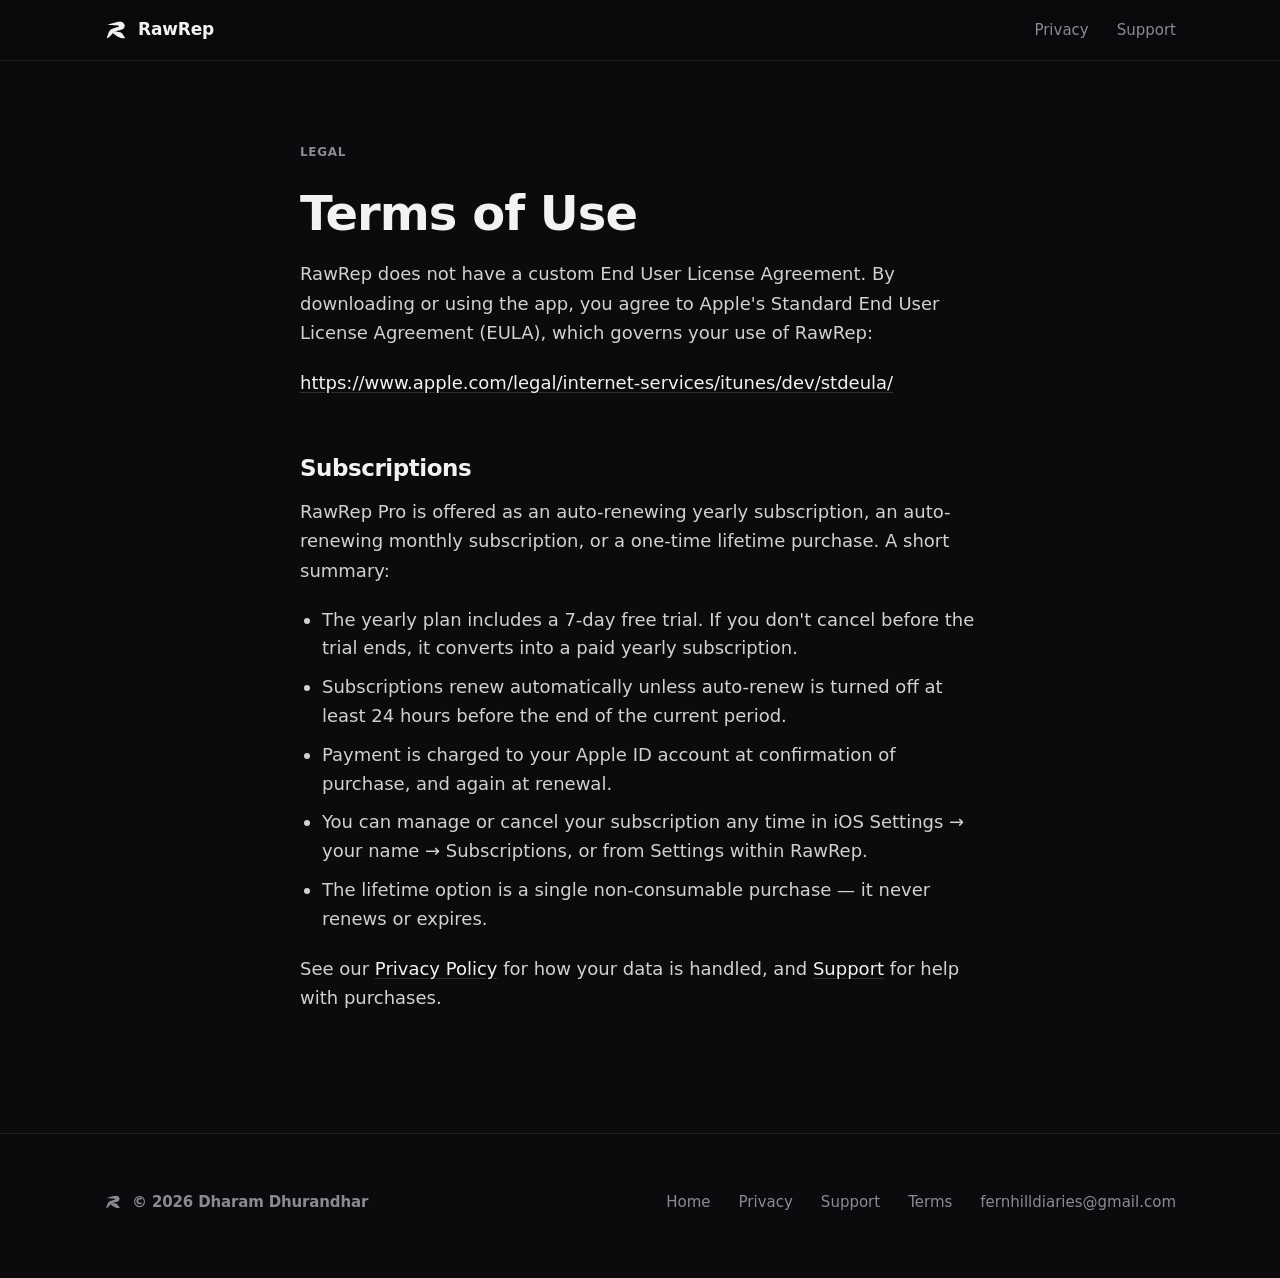
<file: terms.html>
<!doctype html>
<html lang="en">
<head>
<meta charset="utf-8">
<meta name="viewport" content="width=device-width, initial-scale=1">
<title>Terms of Use — RawRep</title>
<meta name="description" content="RawRep terms of use: Apple's Standard EULA applies, plus a summary of subscription terms.">
<meta name="theme-color" content="#0B0B0D">
<meta name="color-scheme" content="dark">
<link rel="canonical" href="https://ddh4r4m.github.io/rawrep/terms.html">
<meta property="og:type" content="article">
<meta property="og:site_name" content="RawRep">
<meta property="og:title" content="Terms of Use — RawRep">
<meta property="og:description" content="RawRep terms of use: Apple's Standard EULA applies, plus a summary of subscription terms.">
<meta property="og:url" content="https://ddh4r4m.github.io/rawrep/terms.html">
<meta property="og:image" content="https://ddh4r4m.github.io/rawrep/img/og.png">
<meta property="og:image:width" content="1200">
<meta property="og:image:height" content="630">
<meta name="twitter:card" content="summary_large_image">
<meta name="twitter:title" content="Terms of Use — RawRep">
<meta name="twitter:description" content="RawRep terms of use: Apple's Standard EULA applies, plus a summary of subscription terms.">
<meta name="twitter:image" content="https://ddh4r4m.github.io/rawrep/img/og.png">
<link rel="icon" href="favicon.svg" type="image/svg+xml">
<link rel="apple-touch-icon" href="favicon.svg">
<link rel="preload" href="fonts/space-grotesk-500-numerals.woff2" as="font" type="font/woff2" crossorigin>
<link rel="stylesheet" href="styles.css">
</head>
<body>
<svg width="0" height="0" style="position:absolute" aria-hidden="true" focusable="false"><symbol id="mark" viewBox="0 0 1024 1024" fill-rule="nonzero"><path d="M476.17 570.28C471.61 571.32 446.74 582.52 436.3 588.12C430.04 591.54 420.93 596.29 416.08 598.76C409.25 602.17 404.98 605.21 398.05 611.76C392.92 616.41 387.13 621.35 385.05 622.68C371.09 631.79 366.54 636.82 361.79 648.68C358.47 657.04 357.9 662.07 360.18 664.25C361.51 665.67 362.17 665.29 367.87 659.79C373.47 654.38 374.6 653.81 378.78 653.33C385.24 652.76 387.42 653.43 392.73 657.99C395.3 660.07 398.71 662.45 400.23 663.3C403.75 665.1 409.06 668.9 419.03 676.78C423.2 680.1 430.51 685.61 435.26 689.02C440 692.44 445.79 696.81 448.17 698.71C452.53 702.31 460.22 707.82 476.64 719.02C481.58 722.34 491.92 729.74 499.61 735.44C521.35 751.39 535.11 761.35 545.46 768.47C548.12 770.27 553.81 774.26 558.27 777.39C584.66 796 597.28 803.59 621.77 815.93C651.77 830.83 680.15 840.32 721.53 849.06C759.5 857.03 815.79 861.4 853.95 859.21C876.92 857.88 898.65 855.61 901.12 854.28C903.78 852.85 903.21 850.96 897.32 842.7C890.01 832.26 889.82 831.88 880.81 818.3C872.74 806.25 868.37 799.7 850.72 773.69C845.21 765.62 837.71 754.52 834.01 749.01C789.21 682.76 780.86 671.56 762.92 654C738.24 629.89 703.4 611.1 667.05 602.46C638.38 595.53 605.92 590.59 567.76 587.18C564.35 586.8 558.18 585.94 554 585.28C538.06 582.43 498.28 578.82 492.87 579.68C490.98 579.96 488.22 579.77 486.7 579.11L483.95 578.06L486.13 575.79C488.7 573.13 488.22 572.27 483.38 570.66C480.06 569.62 479.3 569.52 476.17 570.28Z"/><path d="M641.33 164.79C605.83 168.58 596.15 169.91 566.82 174.85C536.16 179.97 524.1 182.35 521.16 183.87C519.83 184.53 516.41 185.38 513.57 185.67C510.72 185.95 506.92 186.62 505.12 187.09C503.31 187.57 498.38 188.8 494.2 189.85C481.86 193.07 463.45 197.25 454.34 198.96C444.18 200.86 438.11 202.47 431.08 204.94C428.23 205.98 421.4 207.97 415.89 209.4C405.07 212.25 400.9 213.39 387.89 216.99C383.24 218.32 377.83 219.84 376.03 220.31C372.99 221.17 350.97 227.72 344.23 229.81C335.88 232.37 315.09 238.25 310.53 239.3C307.69 239.96 304.18 241.1 302.85 241.77C301.52 242.43 293.83 245.18 285.76 247.75C277.69 250.4 267.92 253.63 263.93 254.96C259.94 256.29 255.86 257.33 254.91 257.33C253.87 257.33 250.55 258.47 247.41 259.8C240.39 262.84 227.58 267.49 211.34 272.99C204.61 275.27 194.07 278.88 188.09 281.06C182.11 283.25 174.23 285.9 170.53 286.95C158.19 290.46 155.15 292.55 159.9 294.26C161.04 294.64 169.3 295.68 178.12 296.63C187.05 297.48 197.49 298.62 201.38 299.1C205.27 299.57 219.22 300.62 232.23 301.47C245.33 302.23 261.94 303.37 269.24 303.84C286.71 304.98 372.42 307.73 391.22 307.64C438.77 307.54 523.44 311.15 544.98 314.19C580.1 319.22 595.77 323.59 618.17 334.79C640.09 345.61 642.28 347.6 642.28 356.62C642.28 365.64 640.38 367.15 621.39 373.51C603.74 379.4 576.12 388.23 565.87 391.26C561.97 392.4 553.43 394.97 546.88 397.05C531.03 401.99 531.89 401.7 511.29 407.78C501.42 410.72 490.31 414.14 486.61 415.37C483 416.61 471.04 420.21 460.03 423.44C387.51 444.7 334.45 463.97 309.11 478.3C267.63 501.65 244.85 526.52 222.07 573.41C212.86 592.4 178.79 676.97 162.46 721.58C161.04 725.47 158.95 730.88 157.91 733.45C155.06 740.28 150.03 753.38 144.43 768.47C137.88 786.32 137.4 787.45 134.56 794.57C129.81 806.63 123.35 827.42 122.88 832.64C122.22 839.19 123.64 843.93 127.63 848.39C135.12 856.84 146.61 857.5 162.75 850.29C173.47 845.45 199.19 826.85 217.13 810.99C220.74 807.77 228.9 800.65 235.36 795.05C250.93 781.38 303.99 728.98 320.03 711.42C327.05 703.64 338.25 691.68 344.8 684.94C360.94 668.14 364.54 663.68 366.44 657.23C370.14 645.27 376.98 636.44 387.89 629.6C391.98 627.04 399 621.35 407.35 613.66C410.48 610.91 417.32 606.44 423.96 602.93C430.23 599.61 438.77 595.05 442.95 592.78C453.1 587.27 472.18 579.11 478.16 577.68C480.82 577.02 486.42 575.22 490.5 573.7C494.58 572.08 499.52 570.38 501.32 569.81C503.13 569.24 509.1 567.43 514.61 565.82C520.12 564.21 529.32 561.36 535.02 559.55C540.81 557.85 549.07 555.38 553.53 554.05C557.99 552.82 569.28 549.59 578.68 546.93C588.08 544.27 602.22 540.38 610 538.29C628.04 533.45 627.85 533.45 646.55 528.23C655.19 525.86 664.58 523.2 667.43 522.44C670.28 521.68 673.98 520.64 675.5 520.26C677.11 519.78 682.43 518.26 687.36 516.94C692.3 515.51 698.28 513.9 700.65 513.14C703.02 512.47 707.49 511.24 710.62 510.39C713.75 509.44 721.25 507.25 727.23 505.36C733.21 503.55 739.47 501.65 740.99 501.27C742.61 500.8 747.45 499.09 751.91 497.48C756.37 495.86 762.35 493.59 765.2 492.54C778.2 487.89 796.52 477.83 812.66 466.53C830.5 454.1 850.05 432.93 859.93 415.37C869.13 399.24 875.78 381.77 878.62 366.49C879.48 362.03 880.52 356.33 881.09 353.87C882.52 346.46 882.14 317.51 880.52 308.49C875.11 278.88 864.39 254.3 847.87 232.94C839.42 222.02 821.96 205.22 811.23 197.63C798.99 189.09 778.86 179.31 759.03 172.38C752.95 170.29 736.72 167.25 720.77 165.26C703.12 162.98 660.12 162.79 641.33 164.79Z"/></symbol></svg>
<header class="nav">
  <div class="wrap nav-in">
    <a class="brand" href="index.html" aria-label="RawRep home"><svg class="mark" viewBox="0 0 1024 1024" aria-hidden="true"><use href="#mark"/></svg><span class="word">RawRep</span></a>
    <nav class="nav-links" aria-label="Site">
      <a href="privacy.html">Privacy</a>
      <a href="support.html">Support</a>
    </nav>
  </div>
</header>

<main class="prose">
  <div class="wrap">
    <div class="prose-in">
    <span class="kicker">Legal</span>
    <h1>Terms of Use</h1>

      <p>RawRep does not have a custom End User License Agreement. By downloading or using the app, you agree to Apple's Standard End User License Agreement (EULA), which governs your use of RawRep:</p>
      <p><a href="https://www.apple.com/legal/internet-services/itunes/dev/stdeula/">https://www.apple.com/legal/internet-services/itunes/dev/stdeula/</a></p>

      <h2>Subscriptions</h2>
      <p>RawRep Pro is offered as an auto-renewing yearly subscription, an auto-renewing monthly subscription, or a one-time lifetime purchase. A short summary:</p>
      <ul>
        <li>The yearly plan includes a 7-day free trial. If you don't cancel before the trial ends, it converts into a paid yearly subscription.</li>
        <li>Subscriptions renew automatically unless auto-renew is turned off at least 24 hours before the end of the current period.</li>
        <li>Payment is charged to your Apple ID account at confirmation of purchase, and again at renewal.</li>
        <li>You can manage or cancel your subscription any time in iOS Settings → your name → Subscriptions, or from Settings within RawRep.</li>
        <li>The lifetime option is a single non-consumable purchase — it never renews or expires.</li>
      </ul>

      <p>See our <a href="privacy.html">Privacy Policy</a> for how your data is handled, and <a href="support.html">Support</a> for help with purchases.</p>
    </div>
  </div>
</main>

<footer class="foot">
  <div class="wrap foot-in">
    <span class="brand"><svg class="mark" viewBox="0 0 1024 1024" aria-hidden="true"><use href="#mark"/></svg><span class="word">© 2026 Dharam Dhurandhar</span></span>
    <nav class="foot-links" aria-label="Footer">
      <a href="index.html">Home</a>
      <a href="privacy.html">Privacy</a>
      <a href="support.html">Support</a>
      <a href="terms.html">Terms</a>
      <a href="mailto:fernhilldiaries@gmail.com">fernhilldiaries@gmail.com</a>
    </nav>
  </div>
</footer>
</body>
</html>
</file>
<file: styles.css>
/* Space Grotesk Medium (500), SIL OFL 1.1 — subset to numerals only.
   See fonts/OFL-SpaceGrotesk.txt. Same face the app bundles (ADR-016). */
@font-face {
  font-family: "Space Grotesk";
  font-style: normal;
  font-weight: 500;
  font-display: swap;
  src: url("fonts/space-grotesk-500-numerals.woff2") format("woff2");
}

/* RawRep — rawrep.app
   Palette and type follow the app's own rules (PRD §6.2, ADR-014, ADR-017, ADR-023):
   dark-only, off-black/off-white, one accent (lime) reserved for ✓ / timer / CTA.
   Space Grotesk 500 is used for NUMERALS ONLY. Every word is SF Pro. */

:root {
  --ink:      #0B0B0D;
  --panel:    #16161A;
  --panel-2:  #1B1B21;
  --chalk:    #F2F2F0;
  --ash:      #8A8A93;
  --ghost:    rgba(242, 242, 240, 0.30);
  --volt:     #C6FF00;
  --line:     rgba(242, 242, 240, 0.09);
  --line-2:   rgba(242, 242, 240, 0.16);

  --sans: -apple-system, BlinkMacSystemFont, "SF Pro Text", "Segoe UI", system-ui, "Helvetica Neue", Arial, sans-serif;
  --num:  "Space Grotesk", "Helvetica Neue", Arial, sans-serif;

  --max: 1120px;
  --gut: 24px;
  --r-s: 8px;
  --r-m: 12px;
  --r-l: 20px;
}

* { box-sizing: border-box; }

html { -webkit-text-size-adjust: 100%; scroll-behavior: smooth; }

body {
  margin: 0;
  background: var(--ink);
  color: var(--chalk);
  font-family: var(--sans);
  font-size: 17px;
  line-height: 1.6;
  -webkit-font-smoothing: antialiased;
  -moz-osx-font-smoothing: grayscale;
  text-rendering: optimizeLegibility;
}

img, svg { display: block; max-width: 100%; }

a { color: var(--chalk); text-decoration: none; }
a:focus-visible,
button:focus-visible,
summary:focus-visible,
input:focus-visible + .tick { outline: 2px solid var(--volt); outline-offset: 3px; border-radius: 4px; }

/* Numerals — the one place Space Grotesk is allowed. */
.n {
  font-family: var(--num);
  font-weight: 500;
  font-variant-numeric: tabular-nums;
  font-feature-settings: "tnum" 1;
}
.n-lg { letter-spacing: -0.02em; }

/* ---------- layout ---------- */

.wrap { width: 100%; max-width: var(--max); margin: 0 auto; padding: 0 var(--gut); }

.section { padding: 140px 0; border-top: 1px solid var(--line); }

.eyebrow {
  display: block;
  margin: 0 0 22px;
  font-size: 12px;
  font-weight: 600;
  line-height: 1;
  letter-spacing: 0.06em;
  text-transform: uppercase;
  color: var(--ash);
}

h1, h2, h3 { margin: 0; font-weight: 600; letter-spacing: -0.02em; }

h2 { font-size: clamp(30px, 4vw, 46px); line-height: 1.06; max-width: 15ch; }
h3 { font-size: 19px; line-height: 1.3; letter-spacing: -0.01em; }

.lede {
  margin: 24px 0 0;
  max-width: 46ch;
  font-size: 19px;
  line-height: 1.55;
  color: var(--ash);
}

.split {
  display: grid;
  grid-template-columns: 1fr;
  gap: 64px;
  align-items: center;
}

/* ---------- nav ---------- */

.nav {
  position: sticky;
  top: 0;
  z-index: 20;
  background: rgba(11, 11, 13, 0.72);
  backdrop-filter: saturate(160%) blur(18px);
  -webkit-backdrop-filter: saturate(160%) blur(18px);
  border-bottom: 1px solid var(--line);
}

.nav-in {
  display: flex;
  align-items: center;
  gap: 12px;
  height: 60px;
}

.brand { display: flex; align-items: center; gap: 10px; }
.brand .mark { width: 24px; height: 24px; fill: var(--chalk); }
.brand .word { font-size: 17px; font-weight: 600; letter-spacing: -0.01em; }

.nav-links { margin-left: auto; display: flex; gap: 28px; font-size: 15px; }
.nav-links a { color: var(--ash); transition: color 0.2s; }
.nav-links a:hover { color: var(--chalk); }

/* ---------- hero ---------- */

.hero { position: relative; overflow: hidden; padding: 96px 0 132px; }

/* depth only — no glow */
.hero::before {
  content: "";
  position: absolute;
  inset: -20% -10% auto;
  height: 620px;
  background: radial-gradient(60% 100% at 62% 0%, rgba(242, 242, 240, 0.055), transparent 70%);
  pointer-events: none;
}

.hero-in { position: relative; display: grid; grid-template-columns: 1fr; gap: 64px; align-items: center; }

h1 {
  font-size: clamp(40px, 6.6vw, 72px);
  line-height: 1.02;
  max-width: 11ch;
}

.hero .lede { font-size: 20px; max-width: 40ch; }

.badge-row { display: flex; flex-wrap: wrap; align-items: center; gap: 16px; margin-top: 40px; }

.store {
  display: inline-flex;
  flex-direction: column;
  justify-content: center;
  min-height: 56px;
  padding: 9px 26px;
  border-radius: 14px;
  background: var(--volt);
  color: var(--ink);
  cursor: default;
}
.store .k {
  font-size: 11px;
  font-weight: 600;
  letter-spacing: 0.07em;
  text-transform: uppercase;
  line-height: 1.3;
  opacity: 0.72;
}
.store .v { font-size: 17px; font-weight: 600; letter-spacing: -0.01em; line-height: 1.25; }

.badge-note { font-size: 15px; color: var(--ash); }

.spec {
  display: flex;
  flex-wrap: wrap;
  gap: 10px 22px;
  margin: 36px 0 0;
  padding: 0;
  list-style: none;
  font-size: 14px;
  color: var(--ash);
}
.spec li { display: flex; align-items: center; gap: 8px; }
.spec li::before {
  content: "";
  width: 4px;
  height: 4px;
  border-radius: 50%;
  background: var(--line-2);
}

/* ---------- device frame ---------- */

.phone {
  width: 100%;
  max-width: 320px;
  margin: 0 auto;
  padding: 11px;
  border-radius: 55px;
  background: linear-gradient(158deg, #43434c 0%, #1d1d24 26%, #121218 62%, #35353d 100%);
  box-shadow:
    0 2px 1px rgba(255, 255, 255, 0.10) inset,
    0 44px 90px -28px rgba(0, 0, 0, 0.95),
    0 12px 34px -14px rgba(0, 0, 0, 0.8);
}

.phone-screen {
  position: relative;
  border-radius: 44px;
  overflow: hidden;
  background: var(--ink);
  box-shadow: 0 0 0 1px rgba(0, 0, 0, 0.9);
}

.phone-screen img { width: 100%; height: auto; }

.island {
  position: absolute;
  top: 1.15%;
  left: 50%;
  transform: translateX(-50%);
  width: 30%;
  height: 3.1%;
  border-radius: 99px;
  background: #000;
}

.phone--sm { max-width: 268px; border-radius: 48px; padding: 9px; }
.phone--sm .phone-screen { border-radius: 39px; }

.caption { margin: 22px auto 0; max-width: 42ch; text-align: center; font-size: 14px; color: var(--ash); }

/* ---------- lock screen mock ---------- */

.lock {
  position: relative;
  aspect-ratio: 402 / 874;
  padding: 13% 20px 26px;
  border-radius: 44px;
  overflow: hidden;
  background:
    radial-gradient(120% 60% at 50% 0%, #23232b 0%, #131318 46%, #0b0b0d 100%);
  display: flex;
  flex-direction: column;
}

.lock-date {
  text-align: center;
  font-size: 15px;
  font-weight: 500;
  color: rgba(242, 242, 240, 0.72);
}

.lock-time {
  margin-top: 2px;
  text-align: center;
  font-size: clamp(56px, 20vw, 78px);
  line-height: 1;
  letter-spacing: -0.03em;
  color: var(--chalk);
}

/* the Live Activity card */
.la {
  margin-top: auto;
  padding: 16px 18px 18px;
  border-radius: 22px;
  background: rgba(22, 22, 26, 0.92);
  box-shadow: 0 1px 0 rgba(255, 255, 255, 0.07) inset, 0 18px 40px -18px rgba(0, 0, 0, 0.9);
  backdrop-filter: blur(20px);
  -webkit-backdrop-filter: blur(20px);
}

.la-head { display: flex; align-items: center; gap: 8px; }
.la-head .mark { width: 15px; height: 15px; fill: var(--chalk); flex: none; }
.la-app {
  font-size: 11px;
  font-weight: 600;
  letter-spacing: 0.06em;
  text-transform: uppercase;
  color: var(--ash);
}
.la-set {
  margin-left: auto;
  font-size: 11px;
  font-weight: 600;
  letter-spacing: 0.06em;
  text-transform: uppercase;
  color: var(--ash);
}
.la-name {
  margin-top: 10px;
  font-size: 16px;
  font-weight: 600;
  letter-spacing: -0.01em;
}
.la-row { display: flex; align-items: flex-end; gap: 12px; margin-top: 2px; }
.la-time {
  font-size: 64px;
  line-height: 1.02;
  letter-spacing: -0.02em;
  color: var(--volt);
}
.la-btns { margin-left: auto; display: flex; gap: 8px; padding-bottom: 10px; }
.la-btns span {
  padding: 7px 13px;
  border-radius: 99px;
  background: rgba(242, 242, 240, 0.10);
  font-size: 13px;
  font-weight: 600;
  color: var(--chalk);
}
.la-bar {
  margin-top: 12px;
  height: 5px;
  border-radius: 99px;
  background: rgba(242, 242, 240, 0.14);
  overflow: hidden;
}
.la-bar i { display: block; height: 100%; width: 68%; border-radius: 99px; background: var(--volt); }

/* ---------- the set-row demo (signature) ---------- */

.demo { max-width: 520px; margin-top: 44px; }

.demo-head {
  display: grid;
  grid-template-columns: 62px 84px 1fr 76px 60px;
  gap: 8px;
  padding: 0 18px 10px;
  font-size: 11px;
  font-weight: 600;
  letter-spacing: 0.06em;
  text-transform: uppercase;
  color: var(--ash);
}
.demo-head span:nth-child(3),
.demo-head span:nth-child(4) { text-align: right; }
.demo-head span:last-child { text-align: center; }

.demo-card {
  border-radius: var(--r-l);
  background: var(--panel);
  box-shadow: 0 1px 0 rgba(255, 255, 255, 0.05) inset;
  overflow: hidden;
}

.row {
  display: grid;
  grid-template-columns: 62px 84px 1fr 76px 60px;
  gap: 8px;
  align-items: center;
  height: 84px;
  padding: 0 18px;
  border-top: 1px solid var(--line);
}
.row:first-child { border-top: 0; }

.row-set { line-height: 1.15; }
.row-set .i { font-size: 17px; }
.row-set .t { display: block; font-size: 11px; color: var(--ash); }

.row-prev { font-size: 14px; color: var(--ash); }
.row-kg   { font-size: 30px; text-align: right; letter-spacing: -0.02em; }
.row-reps { font-size: 30px; text-align: right; letter-spacing: -0.02em; }

.tick {
  justify-self: center;
  width: 44px;
  height: 44px;
  border-radius: 50%;
  border: 1.5px solid var(--chalk);
  background: var(--chalk);
  display: grid;
  place-items: center;
}
.tick svg { width: 20px; height: 20px; stroke: var(--ink); stroke-width: 2.6; fill: none; }

/* pending row — ghosted autofill, the app's own AC-04.3 behaviour */
.row--pending .row-kg,
.row--pending .row-reps { color: var(--ghost); transition: color 0.45s ease 0.06s; }
.row--pending .tick { border-color: var(--line-2); background: transparent; transition: background 0.3s, border-color 0.3s, transform 0.3s; }
.row--pending .tick svg { opacity: 0; transform: scale(0.5); transition: opacity 0.3s 0.06s, transform 0.3s 0.06s; }

.tick-input { position: absolute; opacity: 0; width: 1px; height: 1px; }
.tick-label { justify-self: center; cursor: pointer; }

.tick-input:checked ~ .demo-card .row--pending .row-kg,
.tick-input:checked ~ .demo-card .row--pending .row-reps { color: var(--chalk); }
.tick-input:checked ~ .demo-card .row--pending .tick { background: var(--volt); border-color: var(--volt); }
.tick-input:checked ~ .demo-card .row--pending .tick svg { opacity: 1; transform: scale(1); }

.demo-hint {
  margin: 16px 0 0;
  padding-left: 18px;
  font-size: 14px;
  color: var(--ash);
}
.demo-hint b { color: var(--chalk); font-weight: 600; }
.demo-hint .n { color: var(--chalk); }
.hint-b { display: none; }
.tick-input:checked ~ .demo-hint .hint-a { display: none; }
.tick-input:checked ~ .demo-hint .hint-b { display: inline; }

/* ---------- benefit list ---------- */

.benefits { margin: 40px 0 0; padding: 0; list-style: none; display: grid; gap: 4px; }
.benefits li { padding: 20px 0; border-top: 1px solid var(--line); }
.benefits p { margin: 6px 0 0; font-size: 16px; color: var(--ash); max-width: 44ch; }

/* ---------- pricing ---------- */

.tiers { display: grid; grid-template-columns: 1fr; gap: 20px; margin-top: 64px; }

.tier {
  padding: 34px 30px 32px;
  border-radius: var(--r-l);
  background: var(--panel);
  box-shadow: 0 1px 0 rgba(255, 255, 255, 0.05) inset;
  display: flex;
  flex-direction: column;
}
.tier--pro { background: linear-gradient(180deg, var(--panel-2) 0%, var(--panel) 100%); }

.tier-name {
  font-size: 12px;
  font-weight: 600;
  letter-spacing: 0.06em;
  text-transform: uppercase;
  color: var(--ash);
}
.tier-price { margin-top: 14px; font-size: 44px; line-height: 1; letter-spacing: -0.02em; }
.tier-price .u { font-family: var(--sans); font-size: 17px; font-weight: 400; color: var(--ash); letter-spacing: 0; }
.tier-sub { margin: 10px 0 0; font-size: 15px; color: var(--ash); }

.checks { margin: 28px 0 0; padding: 0; list-style: none; display: grid; gap: 13px; }
.checks li { display: grid; grid-template-columns: 20px 1fr; gap: 12px; align-items: start; font-size: 16px; }
.checks svg { width: 16px; height: 16px; margin-top: 5px; stroke: var(--volt); stroke-width: 2.4; fill: none; }

.plans { margin-top: 28px; padding-top: 22px; border-top: 1px solid var(--line); display: grid; gap: 10px; }
.plan { display: flex; align-items: baseline; gap: 12px; font-size: 15px; color: var(--ash); }
.plan b { color: var(--chalk); font-weight: 600; }
.plan .amt { margin-left: auto; color: var(--chalk); }

/* ---------- privacy cards ---------- */

.cards { display: grid; grid-template-columns: 1fr; gap: 20px; margin-top: 64px; }
.card {
  padding: 30px 28px 32px;
  border-radius: var(--r-l);
  background: var(--panel);
  box-shadow: 0 1px 0 rgba(255, 255, 255, 0.05) inset;
}
.card .n-big { font-size: 15px; font-weight: 600; letter-spacing: 0.06em; text-transform: uppercase; color: var(--ash); }
.card h3 { margin-top: 16px; }
.card p { margin: 10px 0 0; font-size: 16px; color: var(--ash); }

.fineprint { margin: 60px 0 0; font-size: 15px; color: var(--ash); max-width: 62ch; }
.fineprint a { color: var(--chalk); text-decoration: underline; text-underline-offset: 3px; text-decoration-color: var(--line-2); }
.fineprint a:hover { text-decoration-color: var(--chalk); }

/* ---------- FAQ ---------- */

.faq { margin-top: 56px; max-width: 880px; }

.faq details { border-top: 1px solid var(--line); }
.faq details:last-of-type { border-bottom: 1px solid var(--line); }

.faq summary {
  display: flex;
  align-items: center;
  gap: 20px;
  padding: 26px 0;
  font-size: 19px;
  font-weight: 600;
  letter-spacing: -0.01em;
  cursor: pointer;
  list-style: none;
}
.faq summary::-webkit-details-marker { display: none; }

.faq summary::after {
  content: "";
  margin-left: auto;
  flex: none;
  width: 11px;
  height: 11px;
  border-right: 1.5px solid var(--ash);
  border-bottom: 1.5px solid var(--ash);
  transform: rotate(45deg) translate(-3px, -3px);
  transition: transform 0.25s ease;
}
.faq details[open] summary::after { transform: rotate(-135deg) translate(-3px, -3px); }

.faq p { margin: 0 0 28px; padding-right: 40px; font-size: 17px; color: var(--ash); max-width: 62ch; }
.faq a { color: var(--chalk); text-decoration: underline; text-underline-offset: 3px; text-decoration-color: var(--line-2); }

/* ---------- prose pages ---------- */

.prose { padding: 76px 0 120px; }
.prose-in { max-width: 680px; margin: 0 auto; }

.prose h1 { font-size: clamp(34px, 5vw, 48px); line-height: 1.06; max-width: none; }
.prose h2 { font-size: 23px; line-height: 1.25; max-width: none; margin: 56px 0 0; }
.prose h2 + p { margin-top: 14px; }
.prose p { margin: 20px 0 0; font-size: 18px; line-height: 1.65; color: rgba(242, 242, 240, 0.86); }
.prose ul { margin: 20px 0 0; padding-left: 22px; }
.prose li { margin: 0 0 10px; font-size: 18px; line-height: 1.6; color: rgba(242, 242, 240, 0.86); }
.prose a { color: var(--chalk); text-decoration: underline; text-underline-offset: 3px; text-decoration-color: var(--line-2); }
.prose a:hover { text-decoration-color: var(--chalk); }
.prose .meta { margin-top: 14px; font-size: 15px; color: var(--ash); }
.prose .secondary { color: var(--ash); font-size: 16px; }

.prose dl { margin: 44px 0 0; }
.prose dt {
  margin: 0;
  padding-top: 28px;
  border-top: 1px solid var(--line);
  font-size: 20px;
  font-weight: 600;
  letter-spacing: -0.01em;
}
.prose dd { margin: 12px 0 28px; font-size: 17px; line-height: 1.65; color: var(--ash); }

.kicker {
  display: inline-block;
  margin-bottom: 26px;
  font-size: 12px;
  font-weight: 600;
  letter-spacing: 0.06em;
  text-transform: uppercase;
  color: var(--ash);
}

/* ---------- footer ---------- */

.foot { border-top: 1px solid var(--line); padding: 56px 0 64px; }
.foot-in { display: flex; flex-wrap: wrap; align-items: center; gap: 16px 28px; font-size: 15px; color: var(--ash); }
.foot-links { display: flex; flex-wrap: wrap; gap: 28px; margin-left: auto; }
.foot a { color: var(--ash); transition: color 0.2s; }
.foot a:hover { color: var(--chalk); }
.foot .brand .mark { width: 18px; height: 18px; fill: var(--ash); }
.foot .brand .word { font-size: 15px; color: var(--ash); }

/* ---------- reveal ---------- */

.rv { opacity: 0; transform: translateY(16px); }
.rv-on { transition: opacity 0.75s cubic-bezier(0.2, 0.7, 0.3, 1), transform 0.75s cubic-bezier(0.2, 0.7, 0.3, 1); }
.rv-in { opacity: 1; transform: none; }

/* ---------- responsive ---------- */

@media (min-width: 768px) {
  .tiers { grid-template-columns: 1fr 1fr; gap: 24px; }
  .cards { grid-template-columns: repeat(3, 1fr); }
  .benefits { grid-template-columns: repeat(3, 1fr); gap: 32px; }
}

@media (min-width: 1024px) {
  .hero { padding: 112px 0 156px; }
  .hero-in { grid-template-columns: 1.06fr 0.94fr; gap: 72px; }
  .split { grid-template-columns: 1fr 1fr; gap: 88px; }
  .split--flip .split-media { order: -1; }
  .phone { max-width: 340px; }
  .phone--sm { max-width: 300px; }
  .lock { border-radius: 44px; }
}

@media (max-width: 767px) {
  .section { padding: 88px 0; }
  .hero { padding: 56px 0 84px; }
  .row, .demo-head { grid-template-columns: 52px 70px 1fr 62px 52px; }
  .row { height: 76px; padding: 0 14px; }
  .demo-head { padding: 0 14px 10px; font-size: 10px; }
  .row-kg, .row-reps { font-size: 26px; }
  .tick { width: 40px; height: 40px; }
  .foot-links { margin-left: 0; width: 100%; }
}

@media (prefers-reduced-motion: reduce) {
  html { scroll-behavior: auto; }
  .rv, .rv-on, .rv-in { opacity: 1; transform: none; transition: none; }
  *, *::before, *::after { transition-duration: 0.001ms !important; animation-duration: 0.001ms !important; }
}

.tick-input:focus-visible ~ .demo-card .tick-label { outline: 2px solid var(--volt); outline-offset: 3px; }

/* Guide screenshots */
.shot { margin: 1.25rem 0 1.75rem; }
.shot img { display:block; width:min(300px, 80%); height:auto; margin:0 auto; border-radius:22px; box-shadow:0 12px 40px rgba(0,0,0,.55); border:1px solid rgba(255,255,255,.06); }
.shot figcaption { text-align:center; font-size:.85rem; opacity:.7; margin-top:.6rem; }
</file>
